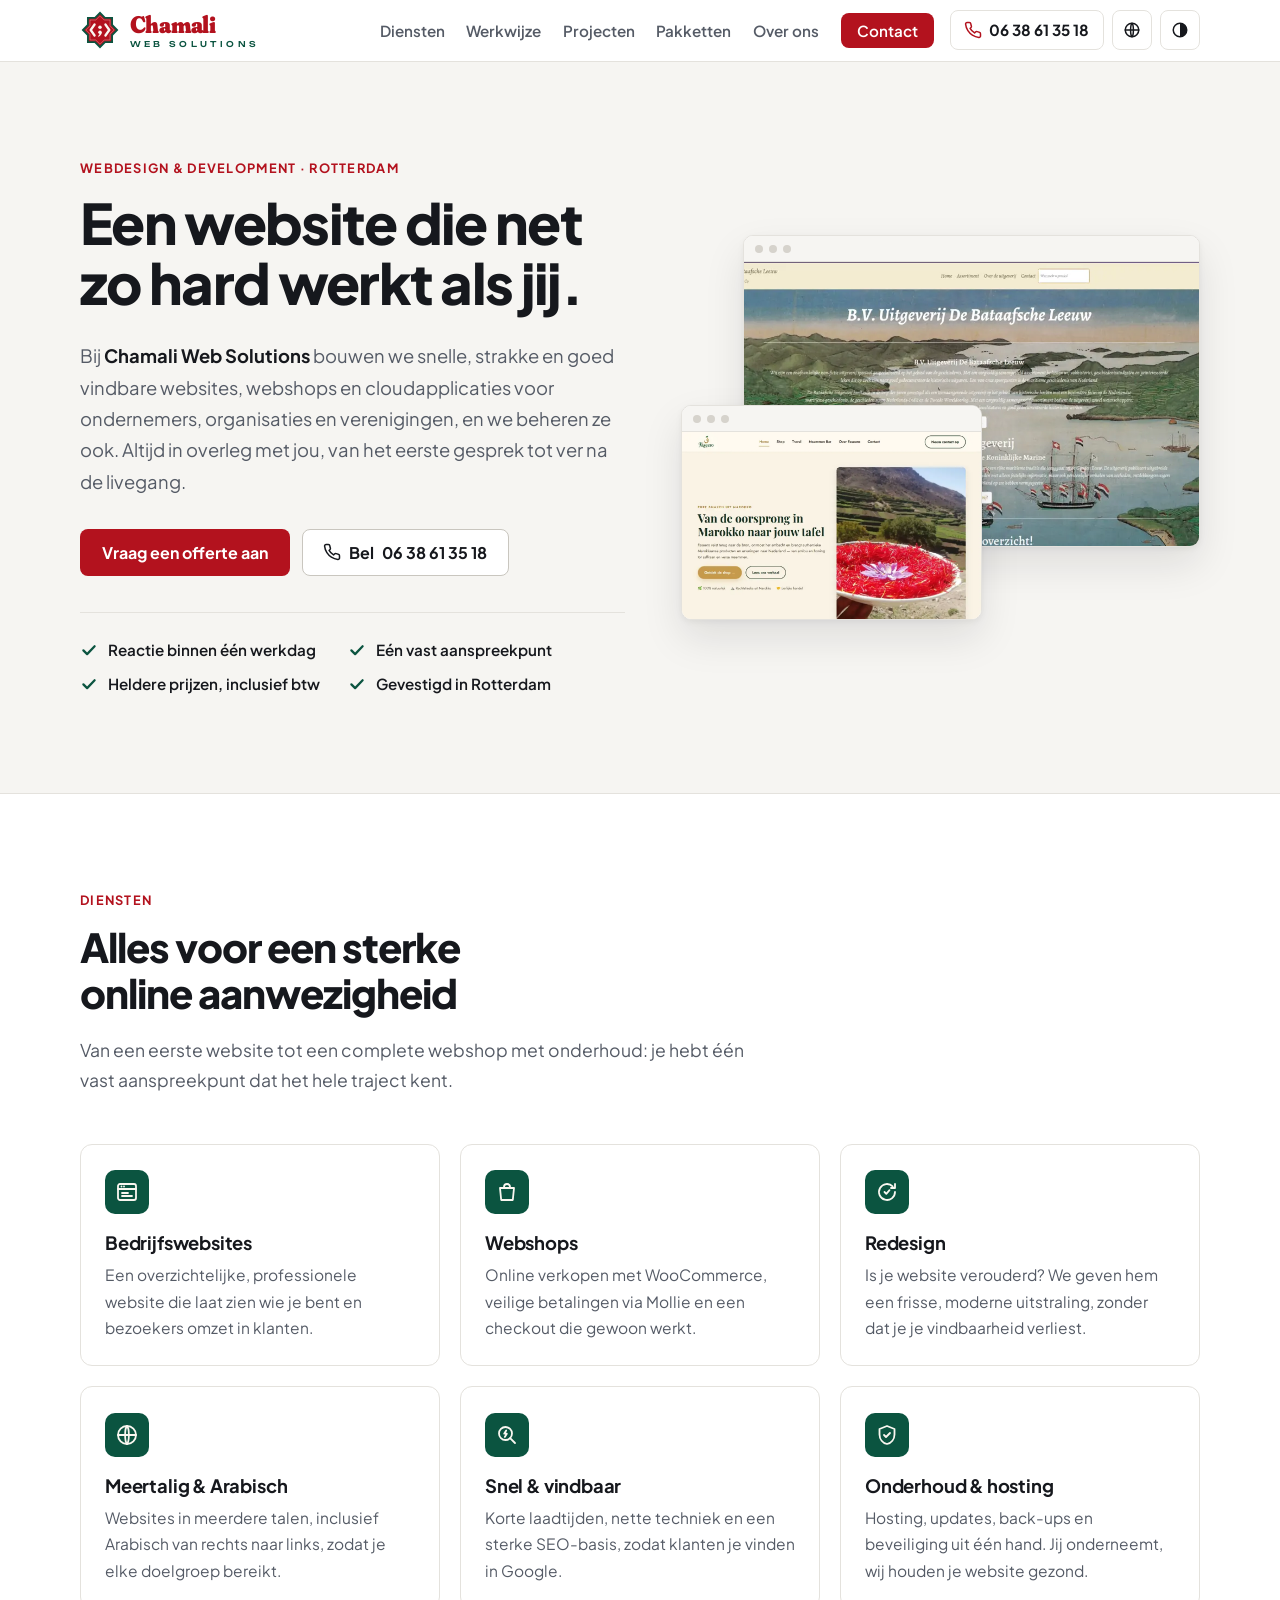
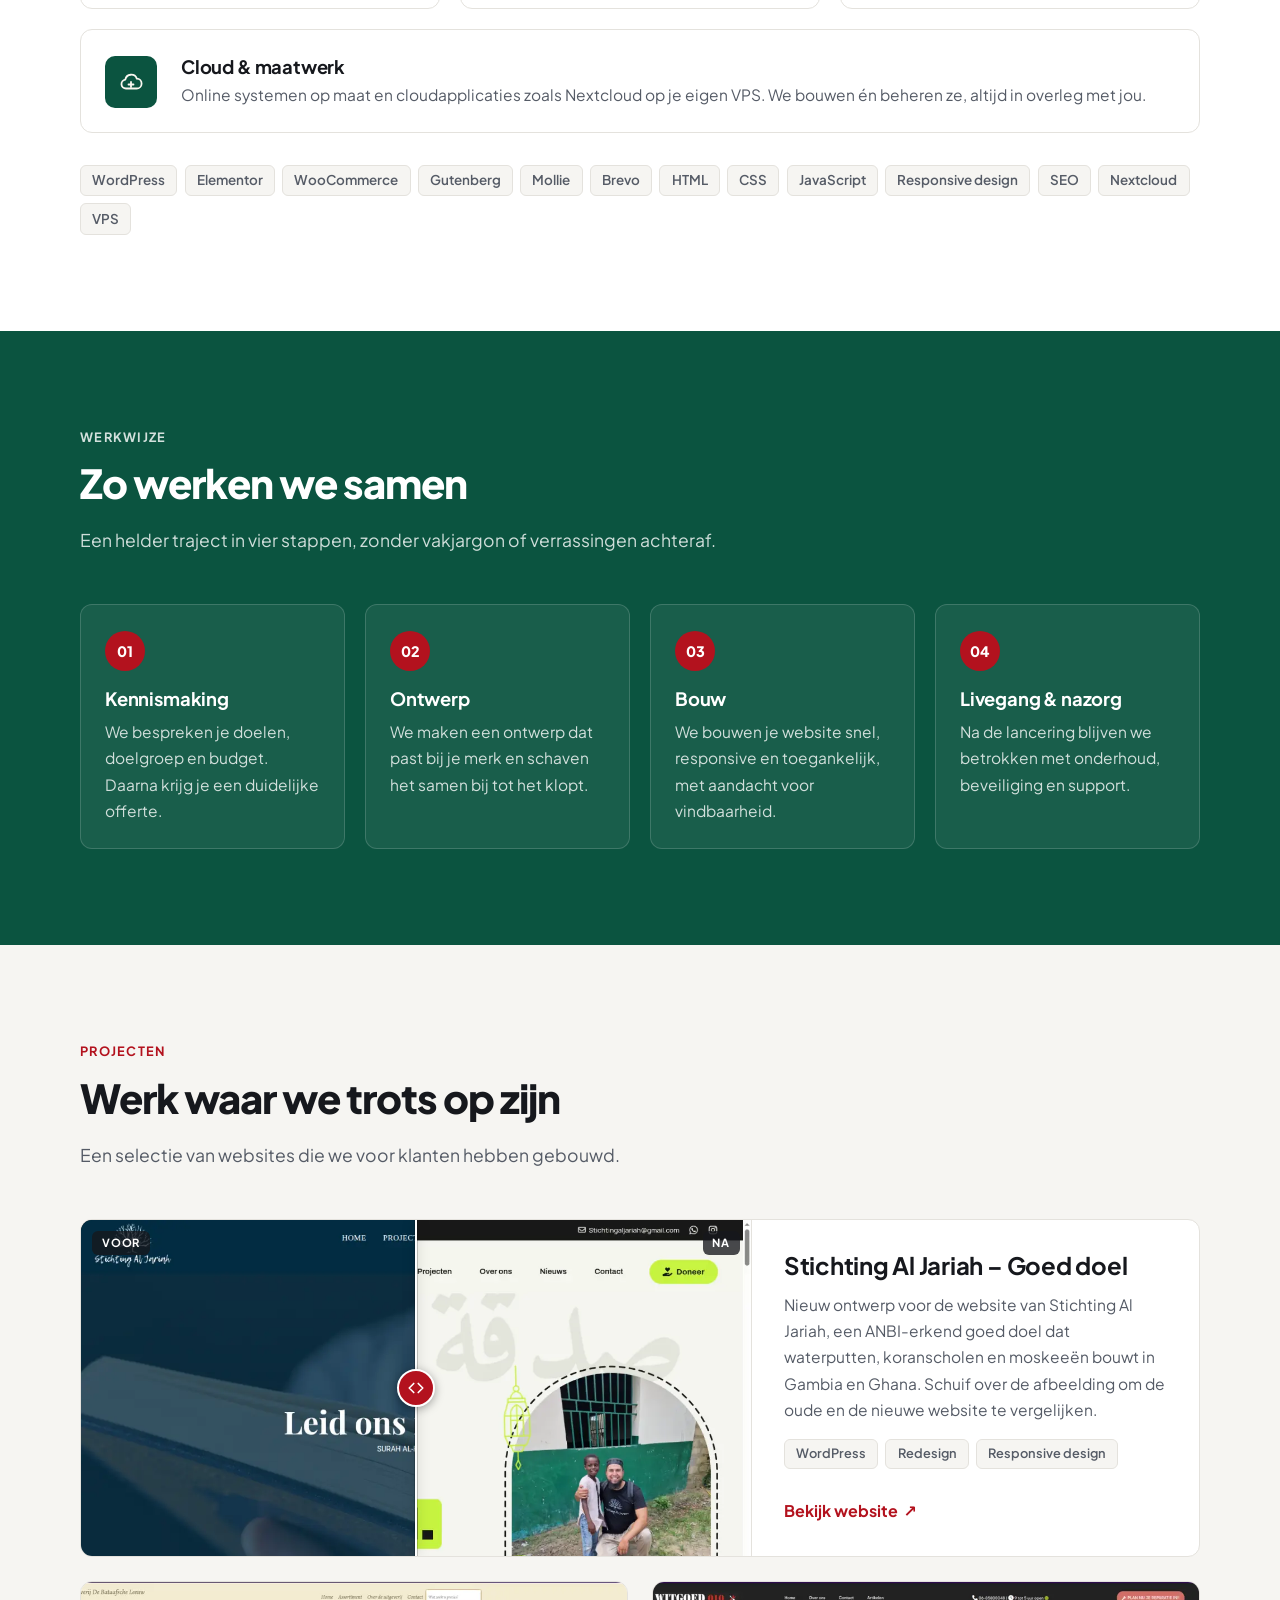
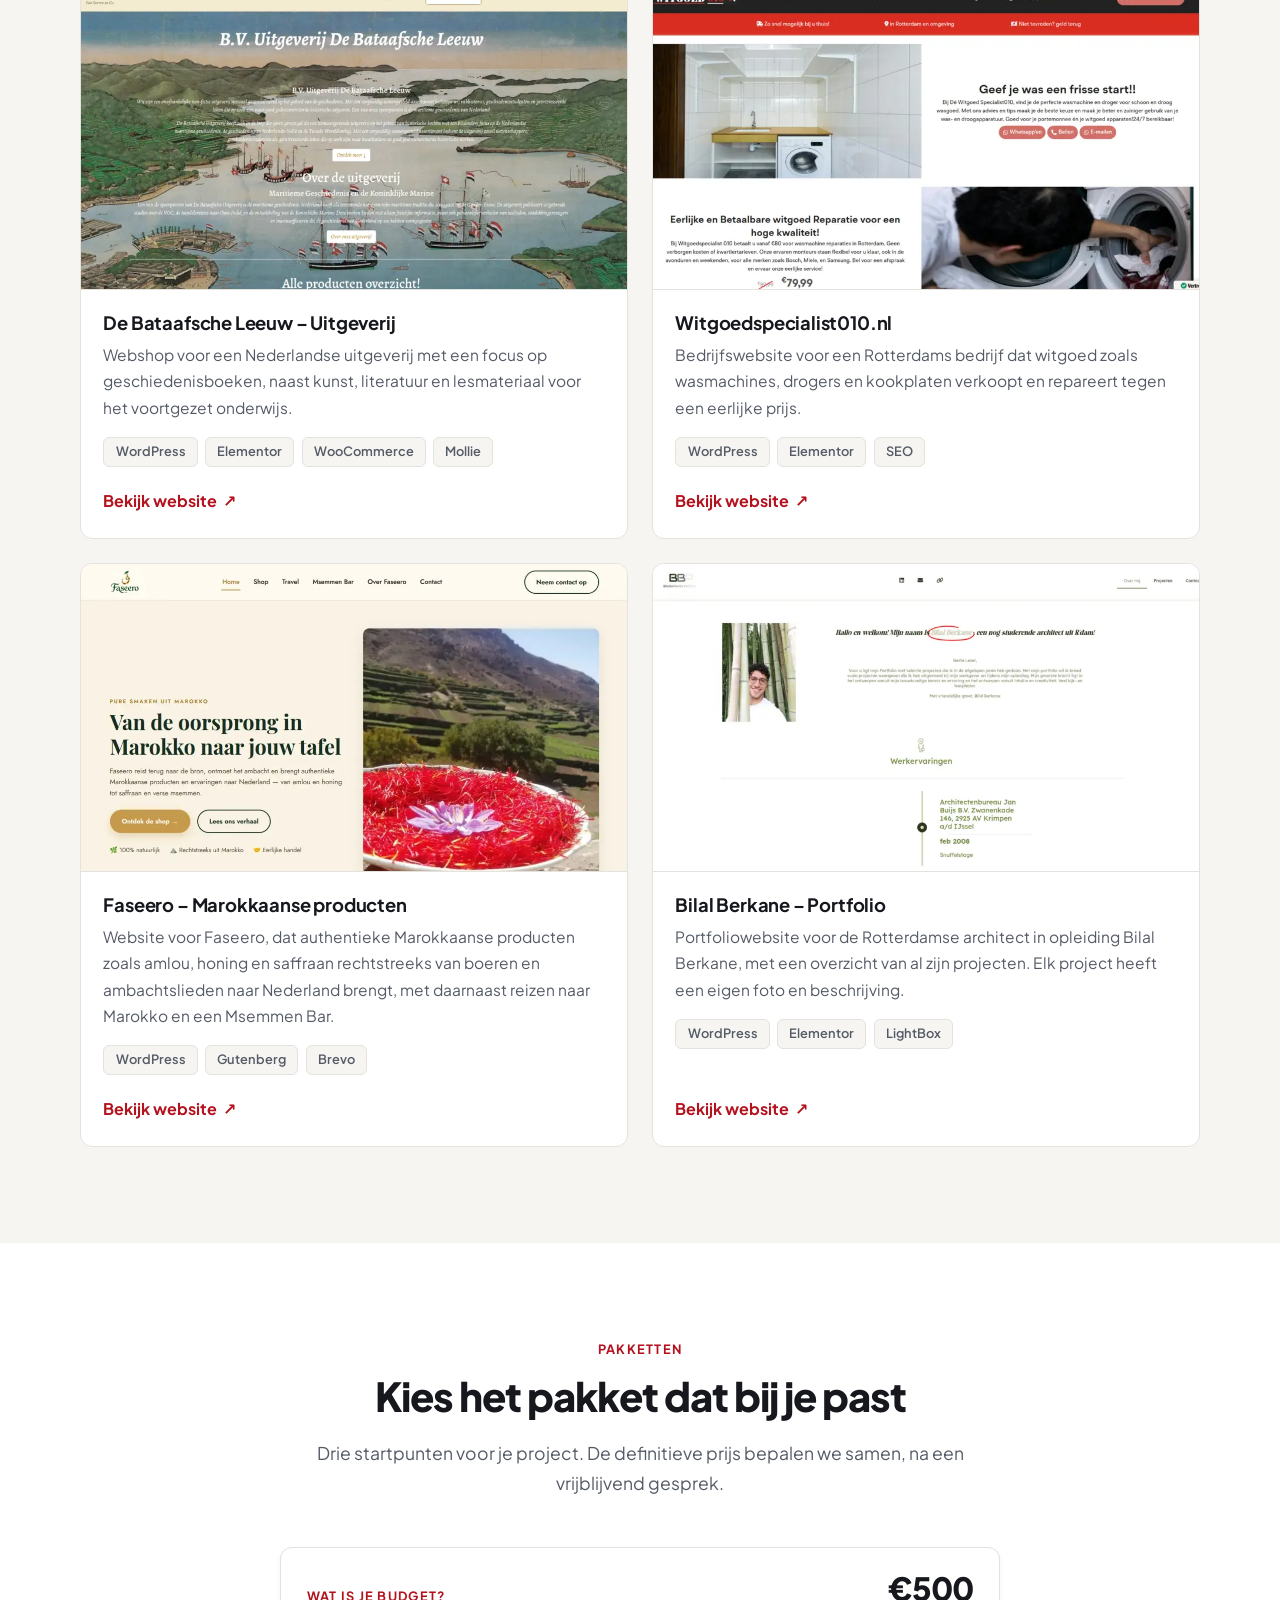
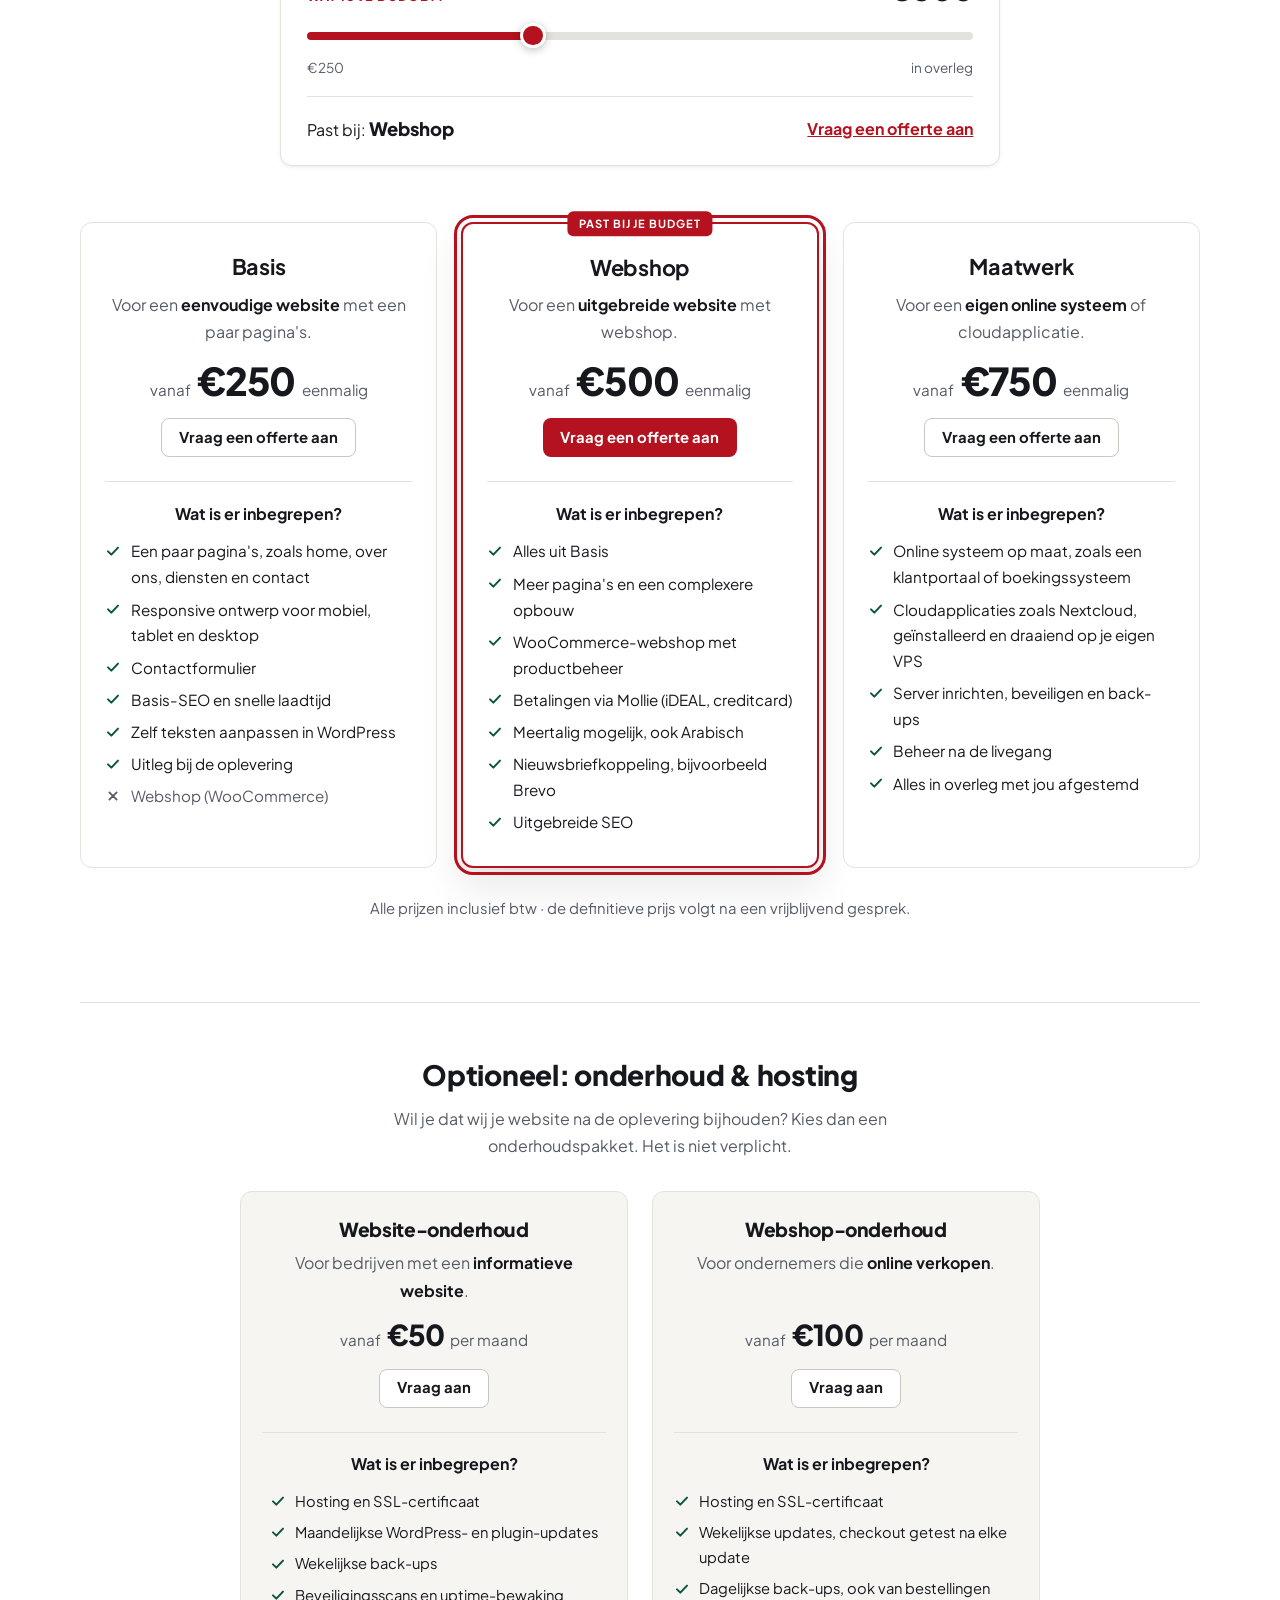
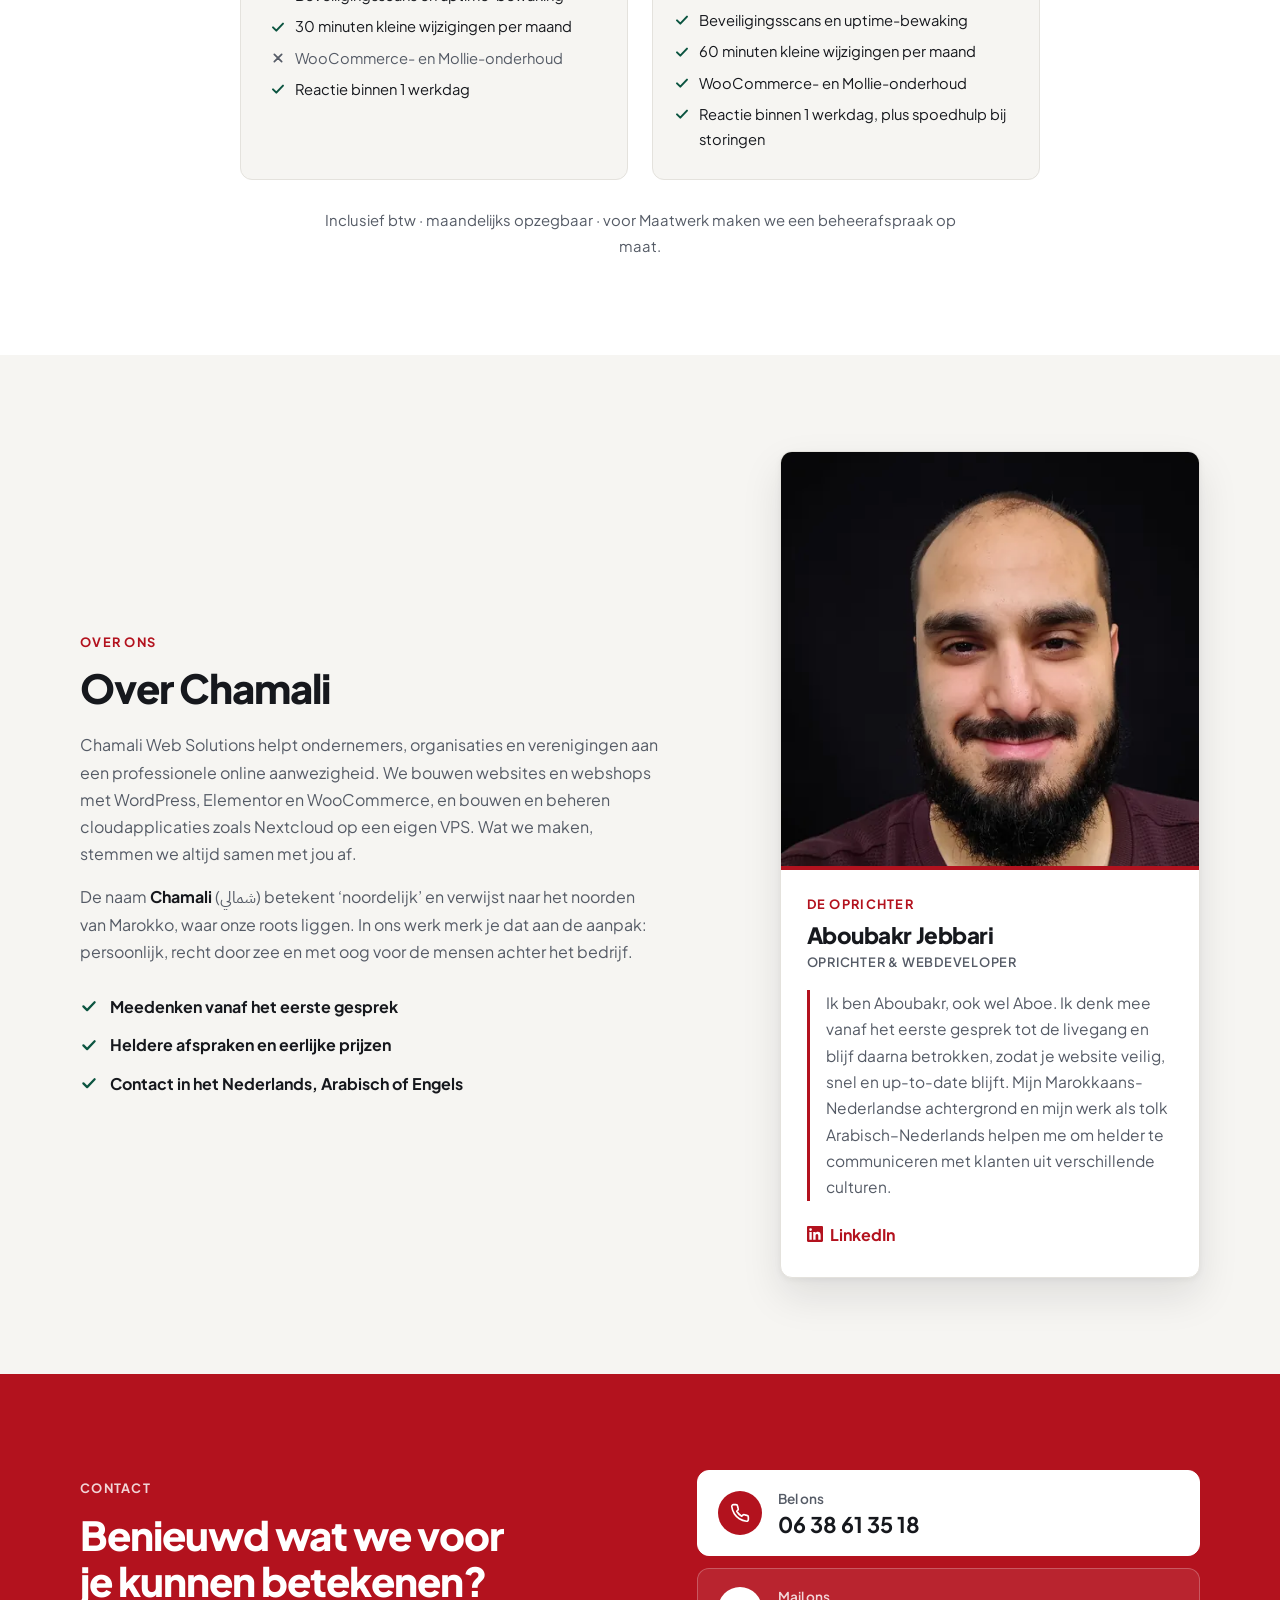
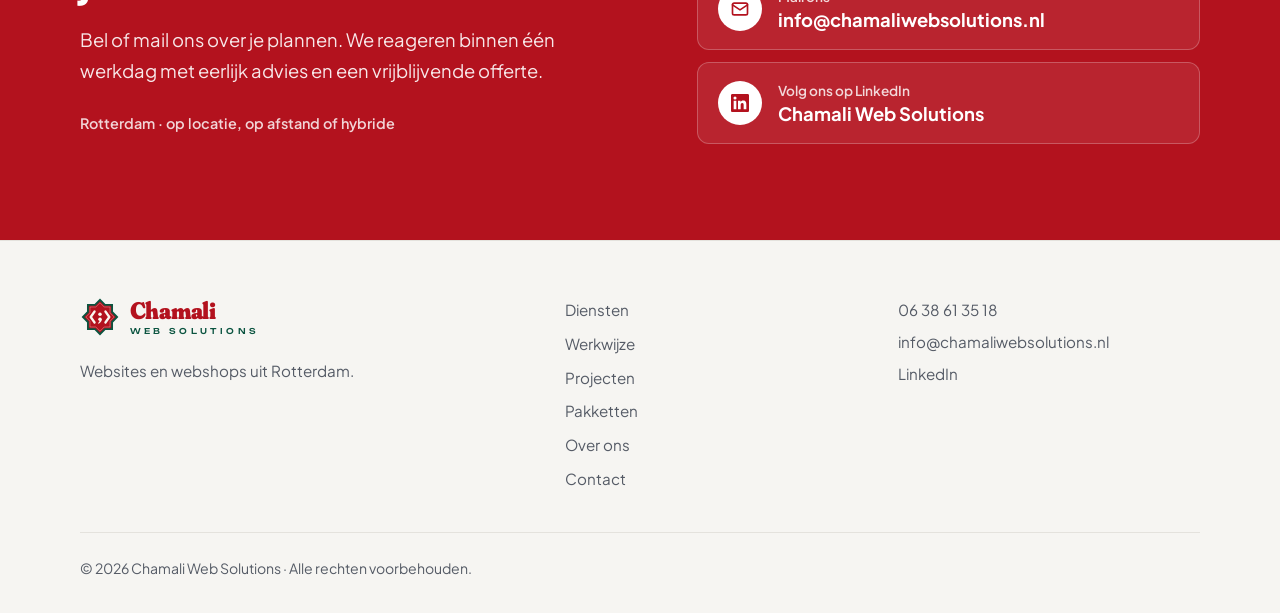
<file: index.html>
<!DOCTYPE html>
<html lang="nl" dir="ltr">

<head>
    <meta charset="UTF-8">
    <meta name="viewport" content="width=device-width, initial-scale=1.0">
    <!-- This page is the Dutch source. tools/build-i18n.mjs makes /en/ and /ar/ from it and fills in
         title, description, canonical, og:url and og:locale per language. Keep each of these tags on one line. -->
    <title>Websites &amp; webshops in Rotterdam | Chamali Web Solutions</title>
    <meta name="description" content="Chamali Web Solutions bouwt en beheert snelle, strakke en vindbare websites, webshops en cloudapplicaties voor ondernemers, organisaties en verenigingen. Altijd in overleg, vanaf €250.">
    <meta name="robots" content="index, follow, max-image-preview:large">
    <meta name="theme-color" content="#FFFFFF">
    <link rel="canonical" href="https://chamaliwebsolutions.nl/">
    <link rel="alternate" hreflang="nl" href="https://chamaliwebsolutions.nl/">
    <link rel="alternate" hreflang="en" href="https://chamaliwebsolutions.nl/en/">
    <link rel="alternate" hreflang="ar" href="https://chamaliwebsolutions.nl/ar/">
    <link rel="alternate" hreflang="x-default" href="https://chamaliwebsolutions.nl/">
    <meta property="og:type" content="website">
    <meta property="og:site_name" content="Chamali Web Solutions">
    <meta property="og:locale" content="nl_NL">
    <meta property="og:url" content="https://chamaliwebsolutions.nl/">
    <meta property="og:title" content="Websites &amp; webshops in Rotterdam | Chamali Web Solutions">
    <meta property="og:description" content="Chamali Web Solutions bouwt en beheert snelle, strakke en vindbare websites, webshops en cloudapplicaties voor ondernemers, organisaties en verenigingen. Altijd in overleg, vanaf €250.">
    <meta property="og:image" content="https://chamaliwebsolutions.nl/img/og-image.jpg">
    <meta property="og:image:width" content="1200">
    <meta property="og:image:height" content="630">
    <meta property="og:image:alt" content="Chamali Web Solutions – websites en webshops uit Rotterdam">
    <meta name="twitter:card" content="summary_large_image">
    <meta name="twitter:title" content="Websites &amp; webshops in Rotterdam | Chamali Web Solutions">
    <meta name="twitter:description" content="Chamali Web Solutions bouwt en beheert snelle, strakke en vindbare websites, webshops en cloudapplicaties voor ondernemers, organisaties en verenigingen. Altijd in overleg, vanaf €250.">
    <meta name="twitter:image" content="https://chamaliwebsolutions.nl/img/og-image.jpg">
    <link rel="icon" href="./favicon.ico" sizes="any">
    <link rel="icon" href="./icon.svg" type="image/svg+xml">
    <link rel="apple-touch-icon" href="./apple-touch-icon.png">
    <!-- Structured data for the business only; no personal details on purpose.
         The offer prices and the phone number must match the page (see CLAUDE.md). -->
    <script type="application/ld+json">
    {
        "@context": "https://schema.org",
        "@graph": [
            {
                "@type": "ProfessionalService",
                "@id": "https://chamaliwebsolutions.nl/#business",
                "name": "Chamali Web Solutions",
                "url": "https://chamaliwebsolutions.nl/",
                "logo": "https://chamaliwebsolutions.nl/img/logo-512.png",
                "image": "https://chamaliwebsolutions.nl/img/og-image.jpg",
                "description": "Webbureau in Rotterdam. Bouwt en beheert snelle, strakke en vindbare websites, webshops en cloudapplicaties, altijd in overleg met de klant.",
                "email": "info@chamaliwebsolutions.nl",
                "telephone": "+31638613518",
                "address": { "@type": "PostalAddress", "addressLocality": "Rotterdam", "addressCountry": "NL" },
                "areaServed": [
                    { "@type": "City", "name": "Rotterdam" },
                    { "@type": "Country", "name": "Nederland" }
                ],
                "priceRange": "€250+",
                "knowsLanguage": ["nl", "ar", "en"],
                "knowsAbout": ["WordPress", "Elementor", "WooCommerce", "Webdesign", "Webshops", "Responsive design", "SEO", "Meertalige websites", "Cloudapplicaties", "Nextcloud", "VPS-beheer"],
                "sameAs": ["https://www.linkedin.com/company/chamali-web-solutions/"],
                "hasOfferCatalog": {
                    "@type": "OfferCatalog",
                    "name": "Pakketten",
                    "itemListElement": [
                        {
                            "@type": "Offer",
                            "name": "Basis",
                            "description": "Eenvoudige website met een paar pagina's.",
                            "priceSpecification": { "@type": "PriceSpecification", "minPrice": 250, "priceCurrency": "EUR", "valueAddedTaxIncluded": true }
                        },
                        {
                            "@type": "Offer",
                            "name": "Webshop",
                            "description": "Uitgebreide website met WooCommerce-webshop.",
                            "priceSpecification": { "@type": "PriceSpecification", "minPrice": 500, "priceCurrency": "EUR", "valueAddedTaxIncluded": true }
                        },
                        {
                            "@type": "Offer",
                            "name": "Maatwerk",
                            "description": "Eigen online systeem of cloudapplicatie, zoals Nextcloud op een VPS.",
                            "priceSpecification": { "@type": "PriceSpecification", "minPrice": 750, "priceCurrency": "EUR", "valueAddedTaxIncluded": true }
                        }
                    ]
                }
            },
            {
                "@type": "WebSite",
                "@id": "https://chamaliwebsolutions.nl/#website",
                "url": "https://chamaliwebsolutions.nl/",
                "name": "Chamali Web Solutions",
                "inLanguage": ["nl", "en", "ar"],
                "publisher": { "@id": "https://chamaliwebsolutions.nl/#business" }
            }
        ]
    }
    </script>
    <link rel="preload" as="font" type="font/woff2" href="./fonts/plus-jakarta-sans-latin.woff2" crossorigin>
    <link rel="preload" as="font" type="font/woff2" href="./fonts/fraunces-black.woff2" crossorigin>
    <link rel="stylesheet" href="./css/style.css">
    <!-- Set the theme before the page paints, so there is no flash of the wrong one.
         The site always opens light; dark only when the visitor chose it with the toggle. -->
    <script>
        (function () {
            var theme = 'light';
            try { if (localStorage.getItem('theme') === 'dark') theme = 'dark'; } catch (e) { }
            document.documentElement.setAttribute('data-theme', theme);
        })();
    </script>
</head>

<body>
    <!-- The Chamali star, drawn once and reused. Its colours come from the --star-* custom properties. -->
    <svg width="0" height="0" class="visually-hidden" aria-hidden="true" focusable="false">
        <symbol id="chamali-star" viewBox="0 0 512 512">
            <polygon style="fill: var(--star-outer)"
                points="256,20.48 324.98,89.46 422.54,89.46 422.54,187.02 491.52,256 422.54,324.98 422.54,422.54 324.98,422.54 256,491.52 187.02,422.54 89.46,422.54 89.46,324.98 20.48,256 89.46,187.02 89.46,89.46 187.02,89.46" />
            <polygon style="fill: var(--star-inner)"
                points="256,54.04 315.15,113.19 398.81,113.19 398.81,196.85 457.96,256 398.81,315.15 398.81,398.81 315.15,398.81 256,457.96 196.85,398.81 113.19,398.81 113.19,315.15 54.04,256 113.19,196.85 113.19,113.19 196.85,113.19" />
            <polygon style="fill: none; stroke: var(--star-line); opacity: var(--star-line-opacity)" stroke-width="7"
                points="256,75.24 308.94,128.18 383.82,128.18 383.82,203.06 436.76,256 383.82,308.94 383.82,383.82 308.94,383.82 256,436.76 203.06,383.82 128.18,383.82 128.18,308.94 75.24,256 128.18,203.06 128.18,128.18 203.06,128.18" />
            <g style="fill: none; stroke: var(--star-glyph)" stroke-width="29.44" stroke-linecap="round"
                stroke-linejoin="round">
                <polyline points="186.52,185.34 137.06,256 186.52,326.66" />
                <polyline points="325.48,185.34 374.94,256 325.48,326.66" />
            </g>
            <g style="fill: var(--star-glyph)">
                <circle cx="256" cy="220.67" r="22.37" />
                <circle cx="256" cy="284.26" r="22.37" />
                <path
                    d="M 278.37 284.26 C 278.37 317.24 251.29 336.08 234.8 343.14 L 230.09 331.37 C 244.22 321.95 251.29 307.81 251.29 296.04 Z" />
            </g>
        </symbol>
    </svg>

    <a class="skip-link" href="#main" data-i18n="skipLink">Naar de inhoud</a>

    <!-- Navigation -->
    <header class="site-header">
        <nav class="container nav" aria-label="Hoofdnavigatie" data-i18n-aria-label="navAriaLabel">
            <a class="brand" href="#top" aria-label="Chamali Web Solutions, terug naar boven"
                data-i18n-aria-label="brandAria">
                <svg class="brand-star" viewBox="0 0 512 512" aria-hidden="true" focusable="false">
                    <use href="#chamali-star" />
                </svg>
                <span class="wordmark" aria-hidden="true">
                    <span class="wordmark-name">Chamali</span>
                    <span class="wordmark-sub">Web Solutions</span>
                </span>
            </a>
            <div class="nav-actions">
                <!-- Offcanvas menu on tablet and smaller, inline links on desktop -->
                <ul class="nav-links" id="nav-menu">
                    <li><a href="#diensten" data-i18n="navServices">Diensten</a></li>
                    <li><a href="#werkwijze" data-i18n="navProcess">Werkwijze</a></li>
                    <li><a href="#projecten" data-i18n="navProjects">Projecten</a></li>
                    <li><a href="#pakketten" data-i18n="navPackages">Pakketten</a></li>
                    <li><a href="#over" data-i18n="navAbout">Over ons</a></li>
                    <li><a class="nav-cta" href="#contact" data-i18n="navContact">Contact</a></li>
                </ul>
                <!-- The phone number is also in the hero, the contact block, the footer and the JSON-LD -->
                <a class="icon-btn nav-phone" href="tel:+31638613518">
                    <svg viewBox="0 0 24 24" width="18" height="18" aria-hidden="true" fill="none"
                        stroke="currentColor" stroke-width="2" stroke-linecap="round" stroke-linejoin="round">
                        <path
                            d="M22 16.92v3a2 2 0 0 1-2.18 2 19.79 19.79 0 0 1-8.63-3.07 19.5 19.5 0 0 1-6-6 19.79 19.79 0 0 1-3.07-8.67A2 2 0 0 1 4.11 2h3a2 2 0 0 1 2 1.72c.13.96.36 1.9.7 2.81a2 2 0 0 1-.45 2.11L8.09 9.91a16 16 0 0 0 6 6l1.27-1.27a2 2 0 0 1 2.11-.45c.91.34 1.85.57 2.81.7A2 2 0 0 1 22 16.92Z" />
                    </svg>
                    <span class="nav-phone-label"><span class="visually-hidden" data-i18n="phoneLabel">Bel ons</span>
                        <span dir="ltr">06 38 61 35 18</span></span>
                </a>
                <div class="lang-switch">
                    <button class="icon-btn lang-toggle" type="button" id="lang-toggle-btn" aria-expanded="false"
                        aria-controls="lang-menu" aria-label="Taal wijzigen" data-i18n-aria-label="langToggleAria">
                        <svg viewBox="0 0 24 24" width="18" height="18" aria-hidden="true" fill="none"
                            stroke="currentColor" stroke-width="2" stroke-linecap="round" stroke-linejoin="round">
                            <circle cx="12" cy="12" r="9" />
                            <path d="M3 12h18" />
                            <path d="M12 3c2.5 2.5 2.5 15.5 0 18M12 3c-2.5 2.5-2.5 15.5 0 18" />
                        </svg>
                    </button>
                    <!-- Real links to the pre-rendered pages; the build script moves aria-current per language -->
                    <ul class="lang-menu" id="lang-menu">
                        <li><a class="lang-option" href="./" hreflang="nl" lang="nl" aria-current="page">Nederlands</a></li>
                        <li><a class="lang-option" href="./ar/" hreflang="ar" lang="ar">العربية</a></li>
                        <li><a class="lang-option" href="./en/" hreflang="en" lang="en">English</a></li>
                    </ul>
                </div>
                <button class="icon-btn theme-toggle" type="button" aria-label="Wissel tussen licht en donker thema"
                    data-i18n-aria-label="themeToggleAria">
                    <svg viewBox="0 0 24 24" width="18" height="18" aria-hidden="true">
                        <circle cx="12" cy="12" r="9" fill="none" stroke="currentColor" stroke-width="2" />
                        <path d="M12 3a9 9 0 0 1 0 18Z" fill="currentColor" />
                    </svg>
                </button>
                <button class="icon-btn nav-toggle" type="button" aria-label="Menu" aria-controls="nav-menu"
                    aria-expanded="false" data-i18n-aria-label="menuAria">
                    <svg viewBox="0 0 24 24" width="20" height="20" aria-hidden="true" fill="none" stroke="currentColor"
                        stroke-width="2" stroke-linecap="round">
                        <path class="icon-open" d="M4 7h16M4 12h16M4 17h16" />
                        <path class="icon-close" d="M6 6l12 12M18 6 6 18" />
                    </svg>
                </button>
            </div>
        </nav>
        <div class="nav-backdrop"></div>
    </header>

    <main id="main">
        <!-- Hero: the offer, the two ways to get in touch, and real client work on the side -->
        <section id="top" class="hero">
            <div class="container hero-grid">
                <div class="hero-content">
                    <p class="eyebrow" data-i18n="heroEyebrow">Webdesign &amp; development · Rotterdam</p>
                    <h1 data-i18n="heroTitle">Een website die net zo hard werkt als jij.</h1>
                    <p class="lead" data-i18n="heroLead">Bij <strong>Chamali Web Solutions</strong> bouwen we snelle,
                        strakke en goed vindbare websites, webshops en cloudapplicaties voor ondernemers, organisaties
                        en verenigingen, en we beheren ze ook. Altijd in overleg met jou, van het eerste gesprek tot
                        ver na de livegang.</p>
                    <div class="actions">
                        <a class="btn btn-primary" href="#contact" data-i18n="heroBtnQuote">Vraag een offerte aan</a>
                        <a class="btn btn-outline" href="tel:+31638613518">
                            <svg viewBox="0 0 24 24" width="18" height="18" aria-hidden="true" fill="none"
                                stroke="currentColor" stroke-width="2" stroke-linecap="round" stroke-linejoin="round">
                                <path
                                    d="M22 16.92v3a2 2 0 0 1-2.18 2 19.79 19.79 0 0 1-8.63-3.07 19.5 19.5 0 0 1-6-6 19.79 19.79 0 0 1-3.07-8.67A2 2 0 0 1 4.11 2h3a2 2 0 0 1 2 1.72c.13.96.36 1.9.7 2.81a2 2 0 0 1-.45 2.11L8.09 9.91a16 16 0 0 0 6 6l1.27-1.27a2 2 0 0 1 2.11-.45c.91.34 1.85.57 2.81.7A2 2 0 0 1 22 16.92Z" />
                            </svg>
                            <span data-i18n="heroBtnCall">Bel</span>
                            <span dir="ltr">06 38 61 35 18</span>
                        </a>
                    </div>
                    <ul class="hero-points" aria-label="Waarom Chamali" data-i18n-aria-label="heroPointsAria">
                        <li data-i18n="heroPoint1">Reactie binnen één werkdag</li>
                        <li data-i18n="heroPoint2">Eén vast aanspreekpunt</li>
                        <li data-i18n="heroPoint3">Heldere prijzen, inclusief btw</li>
                        <li data-i18n="heroPoint4">Gevestigd in Rotterdam</li>
                    </ul>
                </div>
                <!-- Decorative: the same screenshots appear with a description under Projecten -->
                <div class="hero-visual" aria-hidden="true">
                    <div class="browser browser-back">
                        <div class="browser-bar"><span></span><span></span><span></span></div>
                        <img src="./img/bataafsche-leeuw.webp" alt="" width="1100" height="524" fetchpriority="high">
                    </div>
                    <div class="browser browser-front">
                        <div class="browser-bar"><span></span><span></span><span></span></div>
                        <img src="./img/faseero.webp" alt="" width="1086" height="688">
                    </div>
                </div>
            </div>
        </section>

        <!-- Diensten -->
        <section id="diensten">
            <div class="container">
                <header class="section-head">
                    <p class="eyebrow" data-i18n="servicesEyebrow">Diensten</p>
                    <h2 data-i18n="servicesTitle">Alles voor een sterke online aanwezigheid</h2>
                    <p class="section-intro" data-i18n="servicesIntro">Van een eerste website tot een complete webshop
                        met onderhoud: je hebt één vast aanspreekpunt dat het hele traject kent.</p>
                </header>
                <ul class="services">
                    <li class="service">
                        <span class="service-icon" aria-hidden="true"><svg viewBox="0 0 24 24" width="24" height="24"
                                fill="none" stroke="currentColor" stroke-width="1.8" stroke-linecap="round"
                                stroke-linejoin="round">
                                <rect x="3" y="4" width="18" height="16" rx="2" />
                                <path d="M3 9h18M6.5 6.5h.01M9 6.5h.01M7 13h6M7 16h10" />
                            </svg></span>
                        <h3 data-i18n="service1Title">Bedrijfswebsites</h3>
                        <p data-i18n="service1Desc">Een overzichtelijke, professionele website die laat zien wie je bent
                            en bezoekers omzet in klanten.</p>
                    </li>
                    <li class="service">
                        <span class="service-icon" aria-hidden="true"><svg viewBox="0 0 24 24" width="24" height="24"
                                fill="none" stroke="currentColor" stroke-width="1.8" stroke-linecap="round"
                                stroke-linejoin="round">
                                <path d="M5 8h14l-1.2 12H6.2L5 8Z" />
                                <path d="M9 8V7a3 3 0 0 1 6 0v1" />
                            </svg></span>
                        <h3 data-i18n="service2Title">Webshops</h3>
                        <p data-i18n="service2Desc">Online verkopen met WooCommerce, veilige betalingen via Mollie en
                            een checkout die gewoon werkt.</p>
                    </li>
                    <li class="service">
                        <span class="service-icon" aria-hidden="true"><svg viewBox="0 0 24 24" width="24" height="24"
                                fill="none" stroke="currentColor" stroke-width="1.8" stroke-linecap="round"
                                stroke-linejoin="round">
                                <path d="M20 12a8 8 0 1 1-2.34-5.66" />
                                <path d="M20 4v4h-4" />
                                <path d="m9.5 12 1.8 1.8 3.2-3.6" />
                            </svg></span>
                        <h3 data-i18n="service3Title">Redesign</h3>
                        <p data-i18n="service3Desc">Is je website verouderd? We geven hem een frisse, moderne
                            uitstraling, zonder dat je je vindbaarheid verliest.</p>
                    </li>
                    <li class="service">
                        <span class="service-icon" aria-hidden="true"><svg viewBox="0 0 24 24" width="24" height="24"
                                fill="none" stroke="currentColor" stroke-width="1.8" stroke-linecap="round"
                                stroke-linejoin="round">
                                <circle cx="12" cy="12" r="9" />
                                <path d="M3 12h18" />
                                <path d="M12 3c2.5 2.5 2.5 15.5 0 18M12 3c-2.5 2.5-2.5 15.5 0 18" />
                            </svg></span>
                        <h3 data-i18n="service4Title">Meertalig &amp; Arabisch</h3>
                        <p data-i18n="service4Desc">Websites in meerdere talen, inclusief Arabisch van rechts naar
                            links, zodat je elke doelgroep bereikt.</p>
                    </li>
                    <li class="service">
                        <span class="service-icon" aria-hidden="true"><svg viewBox="0 0 24 24" width="24" height="24"
                                fill="none" stroke="currentColor" stroke-width="1.8" stroke-linecap="round"
                                stroke-linejoin="round">
                                <circle cx="10.5" cy="10.5" r="6.5" />
                                <path d="m20 20-4.9-4.9" />
                                <path d="m11.2 7.5-2 3.2h2.6l-2 3.2" />
                            </svg></span>
                        <h3 data-i18n="service5Title">Snel &amp; vindbaar</h3>
                        <p data-i18n="service5Desc">Korte laadtijden, nette techniek en een sterke SEO-basis, zodat
                            klanten je vinden in Google.</p>
                    </li>
                    <li class="service">
                        <span class="service-icon" aria-hidden="true"><svg viewBox="0 0 24 24" width="24" height="24"
                                fill="none" stroke="currentColor" stroke-width="1.8" stroke-linecap="round"
                                stroke-linejoin="round">
                                <path d="M12 3 4.5 6v5.5c0 4.6 3.2 8.4 7.5 9.5 4.3-1.1 7.5-4.9 7.5-9.5V6L12 3Z" />
                                <path d="m9 12 2 2 4-4" />
                            </svg></span>
                        <h3 data-i18n="service6Title">Onderhoud &amp; hosting</h3>
                        <p data-i18n="service6Desc">Hosting, updates, back-ups en beveiliging uit één hand. Jij
                            onderneemt, wij houden je website gezond.</p>
                    </li>
                    <li class="service service-wide">
                        <span class="service-icon" aria-hidden="true"><svg viewBox="0 0 24 24" width="24" height="24"
                                fill="none" stroke="currentColor" stroke-width="1.8" stroke-linecap="round"
                                stroke-linejoin="round">
                                <path d="M7 18.5a4.5 4.5 0 0 1-.7-8.95A6 6 0 0 1 17.8 8.6 4.95 4.95 0 0 1 17.5 18.5H7Z" />
                                <path d="M9.5 14.5h5M12 12v5" />
                            </svg></span>
                        <div>
                            <h3 data-i18n="service7Title">Cloud &amp; maatwerk</h3>
                            <p data-i18n="service7Desc">Online systemen op maat en cloudapplicaties zoals Nextcloud op je
                                eigen VPS. We bouwen én beheren ze, altijd in overleg met jou.</p>
                        </div>
                    </li>
                </ul>
                <ul class="chips" aria-label="Technieken en tools" data-i18n-aria-label="techAria">
                    <li>WordPress</li>
                    <li>Elementor</li>
                    <li>WooCommerce</li>
                    <li>Gutenberg</li>
                    <li>Mollie</li>
                    <li>Brevo</li>
                    <li>HTML</li>
                    <li>CSS</li>
                    <li>JavaScript</li>
                    <li>Responsive design</li>
                    <li>SEO</li>
                    <li>Nextcloud</li>
                    <li>VPS</li>
                </ul>
            </div>
        </section>

        <!-- Werkwijze -->
        <section id="werkwijze" class="band-green">
            <div class="container">
                <header class="section-head">
                    <p class="eyebrow" data-i18n="processEyebrow">Werkwijze</p>
                    <h2 data-i18n="processTitle">Zo werken we samen</h2>
                    <p class="section-intro" data-i18n="processIntro">Een helder traject in vier stappen, zonder
                        vakjargon of verrassingen achteraf.</p>
                </header>
                <ol class="steps">
                    <li class="step">
                        <span class="step-number" aria-hidden="true">01</span>
                        <h3 data-i18n="step1Title">Kennismaking</h3>
                        <p data-i18n="step1Desc">We bespreken je doelen, doelgroep en budget. Daarna krijg je een
                            duidelijke offerte.</p>
                    </li>
                    <li class="step">
                        <span class="step-number" aria-hidden="true">02</span>
                        <h3 data-i18n="step2Title">Ontwerp</h3>
                        <p data-i18n="step2Desc">We maken een ontwerp dat past bij je merk en schaven het samen bij tot
                            het klopt.</p>
                    </li>
                    <li class="step">
                        <span class="step-number" aria-hidden="true">03</span>
                        <h3 data-i18n="step3Title">Bouw</h3>
                        <p data-i18n="step3Desc">We bouwen je website snel, responsive en toegankelijk, met aandacht
                            voor vindbaarheid.</p>
                    </li>
                    <li class="step">
                        <span class="step-number" aria-hidden="true">04</span>
                        <h3 data-i18n="step4Title">Livegang &amp; nazorg</h3>
                        <p data-i18n="step4Desc">Na de lancering blijven we betrokken met onderhoud, beveiliging en
                            support.</p>
                    </li>
                </ol>
            </div>
        </section>

        <!-- Projecten -->
        <section id="projecten" class="band-alt">
            <div class="container">
                <header class="section-head">
                    <p class="eyebrow" data-i18n="projectsEyebrow">Projecten</p>
                    <h2 data-i18n="projectsTitle">Werk waar we trots op zijn</h2>
                    <p class="section-intro" data-i18n="projectsIntro">Een selectie van websites die we voor klanten
                        hebben gebouwd.</p>
                </header>
                <div class="projects">
                    <!-- Featured: before/after slider of the old and the new website.
                         dir="ltr" keeps "voor" on the left in the Arabic version too. -->
                    <article class="project-card project-featured">
                        <div class="project-media">
                            <div class="compare" dir="ltr">
                                <img class="compare-after" src="./img/stichting-aljariah-na.webp"
                                    alt="De nieuwe website van Stichting Al Jariah" width="1200" height="750"
                                    loading="lazy" decoding="async" data-i18n-alt="projAljariahAfterAlt">
                                <img class="compare-before" src="./img/stichting-aljariah-voor.webp"
                                    alt="De oude website van Stichting Al Jariah" width="1200" height="750"
                                    loading="lazy" decoding="async" data-i18n-alt="projAljariahBeforeAlt">
                                <span class="compare-label compare-label-before" data-i18n="compareBefore">Voor</span>
                                <span class="compare-label compare-label-after" data-i18n="compareAfter">Na</span>
                                <input class="compare-range" type="range" min="0" max="100" step="0.1" value="50"
                                    aria-label="Schuif tussen de oude en de nieuwe website"
                                    data-i18n-aria-label="compareAria">
                                <span class="compare-line" aria-hidden="true"><span class="compare-grip"><svg width="18"
                                            height="18" viewBox="0 0 24 24" fill="none">
                                            <path d="m9 6-6 6 6 6M15 6l6 6-6 6" stroke="currentColor" stroke-width="2.2"
                                                stroke-linecap="round" stroke-linejoin="round" />
                                        </svg></span></span>
                            </div>
                        </div>
                        <div class="project-body">
                            <h3 data-i18n="projAljariahTitle">Stichting Al Jariah – Goed doel</h3>
                            <p data-i18n="projAljariahDesc">Nieuw ontwerp voor de website van Stichting Al Jariah, een
                                ANBI-erkend goed doel dat waterputten, koranscholen en moskeeën bouwt in Gambia en
                                Ghana. Schuif over de afbeelding om de oude en de nieuwe website te vergelijken.</p>
                            <ul class="tags" aria-label="Gebruikte technieken" data-i18n-aria-label="tagsAria">
                                <li>WordPress</li>
                                <li>Redesign</li>
                                <li>Responsive design</li>
                            </ul>
                            <a class="project-link" href="https://stichtingaljariah.nl/" target="_blank"
                                rel="noopener"><span data-i18n="btnView">Bekijk website</span> <span
                                    aria-hidden="true">↗</span><span class="visually-hidden"
                                    data-i18n="projAljariahHidden"> van Stichting Al Jariah</span></a>
                        </div>
                    </article>

                    <article class="project-card">
                        <div class="project-media"><img src="./img/bataafsche-leeuw.webp"
                                alt="Screenshot van de website van uitgeverij De Bataafsche Leeuw" width="1100"
                                height="524" loading="lazy" decoding="async" data-i18n-alt="projLeeuwAlt"></div>
                        <div class="project-body">
                            <h3 data-i18n="projLeeuwTitle">De Bataafsche Leeuw – Uitgeverij</h3>
                            <p data-i18n="projLeeuwDesc">Webshop voor een Nederlandse uitgeverij met een focus op
                                geschiedenisboeken, naast kunst, literatuur en lesmateriaal voor het voortgezet
                                onderwijs.</p>
                            <ul class="tags" aria-label="Gebruikte technieken" data-i18n-aria-label="tagsAria">
                                <li>WordPress</li>
                                <li>Elementor</li>
                                <li>WooCommerce</li>
                                <li>Mollie</li>
                            </ul>
                            <a class="project-link" href="https://bataafscheleeuw.nl" target="_blank"
                                rel="noopener"><span data-i18n="btnView">Bekijk website</span> <span
                                    aria-hidden="true">↗</span><span class="visually-hidden"
                                    data-i18n="projLeeuwHidden"> van De Bataafsche Leeuw</span></a>
                        </div>
                    </article>

                    <article class="project-card">
                        <div class="project-media"><img src="./img/witgoedspecialist010.webp"
                                alt="Screenshot van de website van Witgoedspecialist010" width="1100" height="521"
                                loading="lazy" decoding="async" data-i18n-alt="projWitgoedAlt"></div>
                        <div class="project-body">
                            <h3 data-i18n="projWitgoedTitle">Witgoedspecialist010.nl</h3>
                            <p data-i18n="projWitgoedDesc">Bedrijfswebsite voor een Rotterdams bedrijf dat witgoed zoals
                                wasmachines, drogers en kookplaten verkoopt en repareert tegen een eerlijke prijs.</p>
                            <ul class="tags" aria-label="Gebruikte technieken" data-i18n-aria-label="tagsAria">
                                <li>WordPress</li>
                                <li>Elementor</li>
                                <li>SEO</li>
                            </ul>
                            <a class="project-link" href="https://witgoedspecialist010.nl/" target="_blank"
                                rel="noopener"><span data-i18n="btnView">Bekijk website</span> <span
                                    aria-hidden="true">↗</span><span class="visually-hidden"
                                    data-i18n="projWitgoedHidden"> van Witgoedspecialist010</span></a>
                        </div>
                    </article>

                    <article class="project-card">
                        <div class="project-media"><img src="./img/faseero.webp"
                                alt="Screenshot van de website van Faseero" width="1086" height="688" loading="lazy"
                                decoding="async" data-i18n-alt="projFaseeroAlt"></div>
                        <div class="project-body">
                            <h3 data-i18n="projFaseeroTitle">Faseero – Marokkaanse producten</h3>
                            <p data-i18n="projFaseeroDesc">Website voor Faseero, dat authentieke Marokkaanse producten
                                zoals amlou, honing en saffraan rechtstreeks van boeren en ambachtslieden naar Nederland
                                brengt, met daarnaast reizen naar Marokko en een Msemmen Bar.</p>
                            <ul class="tags" aria-label="Gebruikte technieken" data-i18n-aria-label="tagsAria">
                                <li>WordPress</li>
                                <li>Gutenberg</li>
                                <li>Brevo</li>
                            </ul>
                            <a class="project-link" href="https://www.faseero.nl" target="_blank"
                                rel="noopener"><span data-i18n="btnView">Bekijk website</span> <span
                                    aria-hidden="true">↗</span><span class="visually-hidden"
                                    data-i18n="projFaseeroHidden"> van Faseero</span></a>
                        </div>
                    </article>

                    <article class="project-card">
                        <div class="project-media"><img src="./img/bilal-berkane.webp"
                                alt="Screenshot van de portfoliowebsite van Bilal Berkane" width="1100" height="519"
                                loading="lazy" decoding="async" data-i18n-alt="projBilalAlt"></div>
                        <div class="project-body">
                            <h3 data-i18n="projBilalTitle">Bilal Berkane – Portfolio</h3>
                            <p data-i18n="projBilalDesc">Portfoliowebsite voor de Rotterdamse architect in opleiding
                                Bilal Berkane, met een overzicht van al zijn projecten. Elk project heeft een eigen foto
                                en beschrijving.</p>
                            <ul class="tags" aria-label="Gebruikte technieken" data-i18n-aria-label="tagsAria">
                                <li>WordPress</li>
                                <li>Elementor</li>
                                <li>LightBox</li>
                            </ul>
                            <a class="project-link" href="https://bilalberkane.nl/" target="_blank"
                                rel="noopener"><span data-i18n="btnView">Bekijk website</span> <span
                                    aria-hidden="true">↗</span><span class="visually-hidden"
                                    data-i18n="projBilalHidden"> van Bilal Berkane</span></a>
                        </div>
                    </article>
                </div>
            </div>
        </section>

        <!-- Pakketten: three build packages, a budget slider that points at the matching one,
             and the maintenance packages as an optional extra underneath -->
        <section id="pakketten">
            <div class="container">
                <header class="section-head section-head-center">
                    <p class="eyebrow" data-i18n="packagesEyebrow">Pakketten</p>
                    <h2 data-i18n="packagesTitle">Kies het pakket dat bij je past</h2>
                    <p class="section-intro" data-i18n="packagesIntro">Drie startpunten voor je project. De definitieve
                        prijs bepalen we samen, na een vrijblijvend gesprek.</p>
                </header>

                <!-- Shown by app.js; without JavaScript the cards alone still tell the whole story -->
                <div class="budget" hidden>
                    <div class="budget-head">
                        <label class="budget-label" for="budget-range" data-i18n="budgetLabel">Wat is je
                            budget?</label>
                        <output class="budget-value" for="budget-range" dir="auto">€500</output>
                    </div>
                    <input class="budget-range" id="budget-range" type="range" min="250" max="1000" step="50"
                        value="500">
                    <div class="budget-scale" aria-hidden="true">
                        <span dir="ltr">€250</span>
                        <span data-i18n="budgetEnd">in overleg</span>
                    </div>
                    <p class="budget-result">
                        <span class="budget-match"></span>
                        <a class="budget-cta" href="mailto:info@chamaliwebsolutions.nl"
                            data-i18n="heroBtnQuote">Vraag een offerte aan</a>
                    </p>
                </div>

                <!-- The budget tiers in app.js (BUDGET_TIERS) must match the prices below -->
                <ul class="packages packages-build">
                    <li class="package" data-package="basis">
                        <span class="package-match" data-i18n="budgetBadge">Past bij je budget</span>
                        <h3 data-i18n="pkgBasisTitle">Basis</h3>
                        <p class="package-desc" data-i18n="pkgBasisDesc">Voor een <strong>eenvoudige website</strong>
                            met een paar pagina's.</p>
                        <p class="package-price" data-i18n="pkgBasisPrice">vanaf <strong>€250</strong> eenmalig</p>
                        <a class="btn btn-outline btn-sm" href="#contact" data-i18n="heroBtnQuote">Vraag een offerte
                            aan</a>
                        <div class="package-includes">
                            <p class="package-includes-title" data-i18n="includesTitle">Wat is er inbegrepen?</p>
                            <ul class="package-features">
                                <li><span data-i18n="pkgBasisF1">Een paar pagina's, zoals home, over ons, diensten en
                                        contact</span></li>
                                <li><span data-i18n="pkgBasisF2">Responsive ontwerp voor mobiel, tablet en
                                        desktop</span></li>
                                <li><span data-i18n="pkgBasisF3">Contactformulier</span></li>
                                <li><span data-i18n="pkgBasisF4">Basis-SEO en snelle laadtijd</span></li>
                                <li><span data-i18n="pkgBasisF5">Zelf teksten aanpassen in WordPress</span></li>
                                <li><span data-i18n="pkgBasisF6">Uitleg bij de oplevering</span></li>
                                <li class="excluded"><span class="visually-hidden" data-i18n="notIncluded">Niet
                                        inbegrepen:</span> <span data-i18n="pkgBasisX1">Webshop (WooCommerce)</span>
                                </li>
                            </ul>
                        </div>
                    </li>

                    <li class="package package-featured" data-package="webshop">
                        <span class="package-match" data-i18n="budgetBadge">Past bij je budget</span>
                        <h3 data-i18n="pkgShopTitle">Webshop</h3>
                        <p class="package-desc" data-i18n="pkgShopDesc">Voor een <strong>uitgebreide website</strong>
                            met webshop.</p>
                        <p class="package-price" data-i18n="pkgShopPrice">vanaf <strong>€500</strong> eenmalig</p>
                        <a class="btn btn-primary btn-sm" href="#contact" data-i18n="heroBtnQuote">Vraag een offerte
                            aan</a>
                        <div class="package-includes">
                            <p class="package-includes-title" data-i18n="includesTitle">Wat is er inbegrepen?</p>
                            <ul class="package-features">
                                <li><span data-i18n="pkgShopF1">Alles uit Basis</span></li>
                                <li><span data-i18n="pkgShopF2">Meer pagina's en een complexere opbouw</span></li>
                                <li><span data-i18n="pkgShopF3">WooCommerce-webshop met productbeheer</span></li>
                                <li><span data-i18n="pkgShopF4">Betalingen via Mollie (iDEAL, creditcard)</span></li>
                                <li><span data-i18n="pkgShopF5">Meertalig mogelijk, ook Arabisch</span></li>
                                <li><span data-i18n="pkgShopF6">Nieuwsbriefkoppeling, bijvoorbeeld Brevo</span></li>
                                <li><span data-i18n="pkgShopF7">Uitgebreide SEO</span></li>
                            </ul>
                        </div>
                    </li>

                    <li class="package" data-package="maatwerk">
                        <span class="package-match" data-i18n="budgetBadge">Past bij je budget</span>
                        <h3 data-i18n="pkgCustomTitle">Maatwerk</h3>
                        <p class="package-desc" data-i18n="pkgCustomDesc">Voor een <strong>eigen online
                                systeem</strong> of cloudapplicatie.</p>
                        <p class="package-price" data-i18n="pkgCustomPrice">vanaf <strong>€750</strong> eenmalig</p>
                        <a class="btn btn-outline btn-sm" href="#contact" data-i18n="heroBtnQuote">Vraag een offerte
                            aan</a>
                        <div class="package-includes">
                            <p class="package-includes-title" data-i18n="includesTitle">Wat is er inbegrepen?</p>
                            <ul class="package-features">
                                <li><span data-i18n="pkgCustomF1">Online systeem op maat, zoals een klantportaal of
                                        boekingssysteem</span></li>
                                <li><span data-i18n="pkgCustomF2">Cloudapplicaties zoals Nextcloud, geïnstalleerd en
                                        draaiend op je eigen VPS</span></li>
                                <li><span data-i18n="pkgCustomF3">Server inrichten, beveiligen en back-ups</span></li>
                                <li><span data-i18n="pkgCustomF4">Beheer na de livegang</span></li>
                                <li><span data-i18n="pkgCustomF5">Alles in overleg met jou afgestemd</span></li>
                            </ul>
                        </div>
                    </li>
                </ul>
                <p class="packages-note" data-i18n="buildNote">Alle prijzen inclusief btw · de definitieve prijs volgt
                    na een vrijblijvend gesprek.</p>

                <!-- Optional maintenance -->
                <div class="maintenance">
                    <header class="maintenance-head">
                        <h3 data-i18n="maintTitle">Optioneel: onderhoud &amp; hosting</h3>
                        <p data-i18n="maintIntro">Wil je dat wij je website na de oplevering bijhouden? Kies dan een
                            onderhoudspakket. Het is niet verplicht.</p>
                    </header>
                    <ul class="packages packages-maintenance">
                        <li class="package package-compact">
                            <h4 data-i18n="maint1Title">Website-onderhoud</h4>
                            <p class="package-desc" data-i18n="maint1Desc">Voor bedrijven met een
                                <strong>informatieve website</strong>.</p>
                            <p class="package-price" data-i18n="maint1Price">vanaf <strong>€50</strong> per maand</p>
                            <a class="btn btn-outline btn-sm" href="#contact" data-i18n="packageBtn">Vraag aan</a>
                            <div class="package-includes">
                                <p class="package-includes-title" data-i18n="includesTitle">Wat is er inbegrepen?</p>
                                <ul class="package-features">
                                    <li><span data-i18n="featureHosting">Hosting en SSL-certificaat</span></li>
                                    <li><span data-i18n="p1Updates">Maandelijkse WordPress- en plugin-updates</span>
                                    </li>
                                    <li><span data-i18n="p1Backups">Wekelijkse back-ups</span></li>
                                    <li><span data-i18n="featureMonitoring">Beveiligingsscans en uptime-bewaking</span>
                                    </li>
                                    <li><span data-i18n="p1Changes">30 minuten kleine wijzigingen per maand</span></li>
                                    <li class="excluded"><span class="visually-hidden" data-i18n="notIncluded">Niet
                                            inbegrepen:</span> <span data-i18n="featureShop">WooCommerce- en
                                            Mollie-onderhoud</span></li>
                                    <li><span data-i18n="p1Support">Reactie binnen 1 werkdag</span></li>
                                </ul>
                            </div>
                        </li>

                        <li class="package package-compact">
                            <h4 data-i18n="maint2Title">Webshop-onderhoud</h4>
                            <p class="package-desc" data-i18n="maint2Desc">Voor ondernemers die <strong>online
                                    verkopen</strong>.</p>
                            <p class="package-price" data-i18n="maint2Price">vanaf <strong>€100</strong> per maand</p>
                            <a class="btn btn-outline btn-sm" href="#contact" data-i18n="packageBtn">Vraag aan</a>
                            <div class="package-includes">
                                <p class="package-includes-title" data-i18n="includesTitle">Wat is er inbegrepen?</p>
                                <ul class="package-features">
                                    <li><span data-i18n="featureHosting">Hosting en SSL-certificaat</span></li>
                                    <li><span data-i18n="p2Updates">Wekelijkse updates, checkout getest na elke
                                            update</span></li>
                                    <li><span data-i18n="p2Backups">Dagelijkse back-ups, ook van bestellingen</span>
                                    </li>
                                    <li><span data-i18n="featureMonitoring">Beveiligingsscans en uptime-bewaking</span>
                                    </li>
                                    <li><span data-i18n="p2Changes">60 minuten kleine wijzigingen per maand</span></li>
                                    <li><span data-i18n="featureShop">WooCommerce- en Mollie-onderhoud</span></li>
                                    <li><span data-i18n="p2Support">Reactie binnen 1 werkdag, plus spoedhulp bij
                                            storingen</span></li>
                                </ul>
                            </div>
                        </li>
                    </ul>
                    <p class="packages-note" data-i18n="packagesNote">Inclusief btw · maandelijks opzegbaar · voor
                        Maatwerk maken we een beheerafspraak op maat.</p>
                </div>
            </div>
        </section>

        <!-- Over -->
        <section id="over" class="band-alt">
            <div class="container about-grid">
                <div class="about-text">
                    <p class="eyebrow" data-i18n="aboutEyebrow">Over ons</p>
                    <h2 data-i18n="aboutTitle">Over Chamali</h2>
                    <p data-i18n="aboutP1">Chamali Web Solutions helpt ondernemers, organisaties en verenigingen aan een
                        professionele online aanwezigheid. We bouwen websites en webshops met WordPress, Elementor en
                        WooCommerce, en bouwen en beheren cloudapplicaties zoals Nextcloud op een eigen VPS. Wat we
                        maken, stemmen we altijd samen met jou af.</p>
                    <p data-i18n="aboutP2">De naam <strong>Chamali</strong> (<span lang="ar" dir="rtl">شمالي</span>)
                        betekent ‘noordelijk’ en verwijst naar het noorden van Marokko, waar onze roots liggen. In ons
                        werk merk je dat aan de aanpak: persoonlijk, recht door zee en met oog voor de mensen achter
                        het bedrijf.</p>
                    <ul class="values" aria-label="Waar we voor staan" data-i18n-aria-label="valuesAria">
                        <li data-i18n="value1">Meedenken vanaf het eerste gesprek</li>
                        <li data-i18n="value2">Heldere afspraken en eerlijke prijzen</li>
                        <li data-i18n="value3">Contact in het Nederlands, Arabisch of Engels</li>
                    </ul>
                </div>
                <figure class="founder">
                    <img class="founder-photo" src="./img/aboubakr.webp"
                        alt="Portretfoto van Aboubakr Jebbari, oprichter van Chamali Web Solutions" width="480"
                        height="637" loading="lazy" decoding="async" data-i18n-alt="portraitAlt">
                    <figcaption class="founder-body">
                        <p class="eyebrow" data-i18n="founderLabel">De oprichter</p>
                        <p class="founder-name" data-i18n="founderName">Aboubakr Jebbari</p>
                        <p class="founder-role" data-i18n="founderRole">Oprichter &amp; webdeveloper</p>
                        <blockquote class="founder-quote">
                            <p data-i18n="founderQuote">Ik ben Aboubakr, ook wel Aboe. Ik denk mee vanaf het eerste
                                gesprek tot de livegang en blijf daarna betrokken, zodat je website veilig, snel en
                                up-to-date blijft. Mijn Marokkaans-Nederlandse achtergrond en mijn werk als tolk
                                Arabisch–Nederlands helpen me om helder te communiceren met klanten uit verschillende
                                culturen.</p>
                        </blockquote>
                        <a class="founder-link" href="https://www.linkedin.com/in/aboubakr-jebbari-30070740a/" target="_blank" rel="noopener"
                            aria-label="LinkedIn-profiel van Aboubakr Jebbari" data-i18n-aria-label="founderLinkedinAria">
                            <svg viewBox="0 0 24 24" width="16" height="16" aria-hidden="true" fill="currentColor">
                                <path
                                    d="M20.45 20.45h-3.56v-5.57c0-1.33-.02-3.04-1.85-3.04-1.85 0-2.14 1.45-2.14 2.94v5.67H9.35V9h3.41v1.56h.05c.48-.9 1.64-1.85 3.37-1.85 3.6 0 4.27 2.37 4.27 5.46v6.28ZM5.34 7.43a2.06 2.06 0 1 1 0-4.13 2.06 2.06 0 0 1 0 4.13ZM7.12 20.45H3.56V9h3.56v11.45ZM22.22 0H1.77C.79 0 0 .77 0 1.73v20.54C0 23.23.79 24 1.77 24h20.45c.98 0 1.78-.77 1.78-1.73V1.73C24 .77 23.2 0 22.22 0Z" />
                            </svg>
                            LinkedIn
                        </a>
                    </figcaption>
                </figure>
            </div>
        </section>

        <!-- Contact -->
        <section id="contact" class="band-red contact">
            <div class="container contact-grid">
                <div class="contact-text">
                    <p class="eyebrow" data-i18n="contactEyebrow">Contact</p>
                    <h2 data-i18n="contactTitle">Benieuwd wat we voor je kunnen betekenen?</h2>
                    <p class="lead" data-i18n="contactLead">Bel of mail ons over je plannen. We reageren binnen één
                        werkdag met eerlijk advies en een vrijblijvende offerte.</p>
                    <p class="contact-note" data-i18n="contactNote">Rotterdam · op locatie, op afstand of hybride</p>
                </div>
                <ul class="contact-options">
                    <li>
                        <a class="contact-option contact-option-primary" href="tel:+31638613518">
                            <span class="contact-icon" aria-hidden="true"><svg viewBox="0 0 24 24" width="20"
                                    height="20" fill="none" stroke="currentColor" stroke-width="2"
                                    stroke-linecap="round" stroke-linejoin="round">
                                    <path
                                        d="M22 16.92v3a2 2 0 0 1-2.18 2 19.79 19.79 0 0 1-8.63-3.07 19.5 19.5 0 0 1-6-6 19.79 19.79 0 0 1-3.07-8.67A2 2 0 0 1 4.11 2h3a2 2 0 0 1 2 1.72c.13.96.36 1.9.7 2.81a2 2 0 0 1-.45 2.11L8.09 9.91a16 16 0 0 0 6 6l1.27-1.27a2 2 0 0 1 2.11-.45c.91.34 1.85.57 2.81.7A2 2 0 0 1 22 16.92Z" />
                                </svg></span>
                            <span class="contact-option-text">
                                <span class="contact-option-label" data-i18n="phoneLabel">Bel ons</span>
                                <span class="contact-option-value" dir="ltr">06 38 61 35 18</span>
                            </span>
                        </a>
                    </li>
                    <li>
                        <a class="contact-option" href="mailto:info@chamaliwebsolutions.nl">
                            <span class="contact-icon" aria-hidden="true"><svg viewBox="0 0 24 24" width="20"
                                    height="20" fill="none" stroke="currentColor" stroke-width="2"
                                    stroke-linecap="round" stroke-linejoin="round">
                                    <rect x="3" y="5" width="18" height="14" rx="2" />
                                    <path d="m3 7 9 6 9-6" />
                                </svg></span>
                            <span class="contact-option-text">
                                <span class="contact-option-label" data-i18n="mailLabel">Mail ons</span>
                                <span class="contact-option-value" dir="ltr">info@chamaliwebsolutions.nl</span>
                            </span>
                        </a>
                    </li>
                    <li>
                        <a class="contact-option" href="https://www.linkedin.com/company/chamali-web-solutions/"
                            target="_blank" rel="noopener">
                            <span class="contact-icon" aria-hidden="true"><svg viewBox="0 0 24 24" width="18"
                                    height="18" fill="currentColor">
                                    <path
                                        d="M20.45 20.45h-3.56v-5.57c0-1.33-.02-3.04-1.85-3.04-1.85 0-2.14 1.45-2.14 2.94v5.67H9.35V9h3.41v1.56h.05c.48-.9 1.64-1.85 3.37-1.85 3.6 0 4.27 2.37 4.27 5.46v6.28ZM5.34 7.43a2.06 2.06 0 1 1 0-4.13 2.06 2.06 0 0 1 0 4.13ZM7.12 20.45H3.56V9h3.56v11.45ZM22.22 0H1.77C.79 0 0 .77 0 1.73v20.54C0 23.23.79 24 1.77 24h20.45c.98 0 1.78-.77 1.78-1.73V1.73C24 .77 23.2 0 22.22 0Z" />
                                </svg></span>
                            <span class="contact-option-text">
                                <span class="contact-option-label" data-i18n="linkedinLabel">Volg ons op LinkedIn</span>
                                <span class="contact-option-value">Chamali Web Solutions</span>
                            </span>
                        </a>
                    </li>
                </ul>
            </div>
        </section>
    </main>

    <!-- Footer -->
    <footer class="site-footer">
        <div class="container">
            <div class="footer-grid">
                <div class="footer-brand">
                    <a class="brand" href="#top" aria-label="Chamali Web Solutions, terug naar boven"
                        data-i18n-aria-label="brandAria">
                        <svg class="brand-star" viewBox="0 0 512 512" aria-hidden="true" focusable="false">
                            <use href="#chamali-star" />
                        </svg>
                        <span class="wordmark" aria-hidden="true">
                            <span class="wordmark-name">Chamali</span>
                            <span class="wordmark-sub">Web Solutions</span>
                        </span>
                    </a>
                    <p class="footer-tagline" data-i18n="footerTagline">Websites en webshops uit Rotterdam.</p>
                </div>
                <ul class="footer-nav" aria-label="Footernavigatie" data-i18n-aria-label="footerNavAria">
                    <li><a href="#diensten" data-i18n="navServices">Diensten</a></li>
                    <li><a href="#werkwijze" data-i18n="navProcess">Werkwijze</a></li>
                    <li><a href="#projecten" data-i18n="navProjects">Projecten</a></li>
                    <li><a href="#pakketten" data-i18n="navPackages">Pakketten</a></li>
                    <li><a href="#over" data-i18n="navAbout">Over ons</a></li>
                    <li><a href="#contact" data-i18n="navContact">Contact</a></li>
                </ul>
                <ul class="footer-contact" aria-label="Contactgegevens" data-i18n-aria-label="footerContactAria">
                    <li><a href="tel:+31638613518" dir="ltr">06 38 61 35 18</a></li>
                    <li><a href="mailto:info@chamaliwebsolutions.nl">info@chamaliwebsolutions.nl</a></li>
                    <li><a href="https://www.linkedin.com/company/chamali-web-solutions/" target="_blank" rel="noopener">LinkedIn</a></li>
                    <!-- TODO: KvK-nummer is verplicht op een Nederlandse bedrijfswebsite. Vul in en haal het commentaar weg:
                    <li>KvK 00000000</li>
                    -->
                </ul>
            </div>
            <div class="footer-bottom">
                <!-- The year is refreshed by app.js -->
                <p>&copy; <span class="year">2026</span> Chamali Web Solutions · <span
                        data-i18n="footerRights">Alle rechten voorbehouden.</span></p>
            </div>
        </div>
    </footer>

    <script src="./js/i18n.js" defer></script>
    <script src="./js/app.js" defer></script>
</body>

</html>
</file>
<file: css/style.css>
/* =========================================================================
   Chamali Web Solutions
   Brand kit: assets/Chamali-Brand-Kit (logo, colours)
   All fonts are self-hosted under the SIL Open Font License, see fonts/
   ========================================================================= */

/* Text and headings: Plus Jakarta Sans, a variable font covering weights 200 to 800 */
@font-face {
  font-family: "Plus Jakarta Sans";
  font-style: normal;
  font-weight: 200 800;
  font-display: swap;
  src: url("../fonts/plus-jakarta-sans-latin.woff2") format("woff2");
  unicode-range: U+0000-00FF, U+0131, U+0152-0153, U+02BB-02BC, U+02C6, U+02DA, U+02DC, U+0304, U+0308, U+0329, U+2000-206F, U+20AC, U+2122, U+2191, U+2193, U+2212, U+2215, U+FEFF, U+FFFD;
}

@font-face {
  font-family: "Plus Jakarta Sans";
  font-style: normal;
  font-weight: 200 800;
  font-display: swap;
  src: url("../fonts/plus-jakarta-sans-latin-ext.woff2") format("woff2");
  unicode-range: U+0100-02BA, U+02BD-02C5, U+02C7-02CC, U+02CE-02D7, U+02DD-02FF, U+0304, U+0308, U+0329, U+1D00-1DBF, U+1E00-1E9F, U+1EF2-1EFF, U+2020, U+20A0-20AB, U+20AD-20C4, U+2113, U+2C60-2C7F, U+A720-A7FF;
}

/* Arabic text: IBM Plex Sans Arabic, limited to Arabic so Latin text stays in Plus Jakarta Sans */
@font-face {
  font-family: "IBM Plex Sans Arabic";
  font-style: normal;
  font-weight: 400;
  font-display: swap;
  src: url("../fonts/ibm-plex-sans-arabic-400.woff2") format("woff2");
  unicode-range: U+0600-06FF, U+0750-077F, U+0870-0891, U+0897-08E1, U+08E3-08FF, U+200C-200E, U+2010-2011, U+204F, U+2E41, U+FB50-FDFF, U+FE70-FE74, U+FE76-FEFC;
}

@font-face {
  font-family: "IBM Plex Sans Arabic";
  font-style: normal;
  font-weight: 700;
  font-display: swap;
  src: url("../fonts/ibm-plex-sans-arabic-700.woff2") format("woff2");
  unicode-range: U+0600-06FF, U+0750-077F, U+0870-0891, U+0897-08E1, U+08E3-08FF, U+200C-200E, U+2010-2011, U+204F, U+2E41, U+FB50-FDFF, U+FE70-FE74, U+FE76-FEFC;
}

/* The logo as live text: "Chamali" in Fraunces Black (Latin subset) */
@font-face {
  font-family: "Fraunces";
  font-style: normal;
  font-weight: 900;
  font-display: swap;
  src: url("../fonts/fraunces-black.woff2") format("woff2");
}

/* ... and "WEB SOLUTIONS" in Unbounded Medium (Latin subset) */
@font-face {
  font-family: "Unbounded";
  font-style: normal;
  font-weight: 500;
  font-display: swap;
  src: url("../fonts/unbounded-medium.woff2") format("woff2");
}

/* ---------- Tokens ---------- */
:root {
  /* Brand kit colours */
  --red: #B3121E;
  --red-dark: #8F0C16;
  --green: #0B5440;
  --cream: #FAF7F0;
  --gold: #F2C45A;

  /* Light theme: white and warm grey. Brand red is the main accent (buttons, links, labels),
     brand green the second colour (Werkwijze band, service icons, ticks). */
  color-scheme: light;
  --bg: #FFFFFF;
  --bg-alt: #F6F5F2;
  --surface: #FFFFFF;
  --text: #16181D;
  --muted: #555B66;
  --border: #E4E2DD;
  --border-strong: #C9C6BF;
  --accent: var(--red);
  --accent-hover: var(--red-dark);
  --on-accent: #FFFFFF;
  --link: var(--red);
  --eyebrow: var(--red);
  --icon-bg: var(--green);
  --icon-fg: var(--cream);
  --check: var(--green);
  --header-bg: rgba(255, 255, 255, .88);
  --slider: var(--red);
  --badge-bg: var(--red);
  --badge-fg: #FFFFFF;
  --browser-dot: #D6D3CC;
  --wordmark: var(--red);
  --wordmark-sub: var(--green);

  /* The star in the header and footer follows the light logo: green, red, cream */
  --star-outer: var(--green);
  --star-inner: var(--red);
  --star-line: var(--cream);
  --star-line-opacity: .55;
  --star-glyph: var(--cream);

  /* List icons, used as masks so they take the background colour of the element */
  --icon-check: url("data:image/svg+xml,%3Csvg xmlns='http://www.w3.org/2000/svg' viewBox='0 0 24 24' fill='none' stroke='black' stroke-width='3' stroke-linecap='round' stroke-linejoin='round'%3E%3Cpath d='M4.5 12.5l5 5L19.5 7'/%3E%3C/svg%3E");
  --icon-cross: url("data:image/svg+xml,%3Csvg xmlns='http://www.w3.org/2000/svg' viewBox='0 0 24 24' fill='none' stroke='black' stroke-width='2.6' stroke-linecap='round'%3E%3Cpath d='M6.5 6.5l11 11M17.5 6.5l-11 11'/%3E%3C/svg%3E");

  --radius: 12px;
  --radius-sm: 8px;
  --shadow: 0 1px 2px rgba(22, 24, 29, .04), 0 2px 6px rgba(22, 24, 29, .04);
  --shadow-lg: 0 2px 6px rgba(22, 24, 29, .05), 0 18px 40px rgba(22, 24, 29, .10);

  --font-body: "Plus Jakarta Sans", "IBM Plex Sans Arabic", system-ui, -apple-system, "Segoe UI", sans-serif;
}

/* Dark theme, only when the visitor picks it with the toggle (the site opens light):
   deep Moroccan green with cream text and gold accents. Buttons stay brand red,
   and the Werkwijze and contact bands keep their reds. */
:root[data-theme="dark"] {
  color-scheme: dark;
  --bg: #0D3B30;
  --bg-alt: #0F4436;
  --surface: #124D3E;
  --text: #FAF7F0;
  --muted: #B9CCC4;
  --border: #22604F;
  --border-strong: #2F7462;
  --accent-hover: #CC1F2C;
  --accent-soft: rgba(242, 196, 90, .14);
  --icon-bg: var(--accent-soft);
  --link: var(--gold);
  --eyebrow: var(--gold);
  --icon-fg: var(--gold);
  --check: var(--gold);
  --header-bg: rgba(13, 59, 48, .9);
  --slider: var(--gold);
  --badge-bg: var(--gold);
  --badge-fg: #0D3B30;
  --browser-dot: #2F7462;
  --wordmark: var(--cream);
  --wordmark-sub: var(--gold);

  --star-outer: var(--cream);
  --star-inner: var(--green);
  --star-line: var(--gold);
  --star-line-opacity: .9;

  --shadow: 0 1px 2px rgba(0, 0, 0, .3), 0 2px 8px rgba(0, 0, 0, .25);
  --shadow-lg: 0 2px 6px rgba(0, 0, 0, .3), 0 18px 40px rgba(0, 0, 0, .45);
}

/* ---------- Base ---------- */
*,
*::before,
*::after {
  box-sizing: border-box;
}

html {
  scroll-behavior: smooth;
  scroll-padding-top: 76px;
  -webkit-text-size-adjust: 100%;
}

body {
  margin: 0;
  background: var(--bg);
  color: var(--text);
  font-family: var(--font-body);
  font-size: 1rem;
  line-height: 1.7;
  -webkit-font-smoothing: antialiased;
}

img {
  display: block;
  max-width: 100%;
  height: auto;
}

a {
  color: var(--link);
}

h1,
h2,
h3,
h4 {
  margin: 0 0 .5em;
  font-family: var(--font-body);
  font-weight: 800;
  line-height: 1.15;
  letter-spacing: -.02em;
  text-wrap: balance;
}

h1 {
  font-size: clamp(2.3rem, 5vw, 3.5rem);
  line-height: 1.08;
  letter-spacing: -.03em;
}

h2 {
  font-size: clamp(1.8rem, 3.5vw, 2.5rem);
  letter-spacing: -.025em;
}

h3 {
  font-size: 1.15rem;
  font-weight: 700;
  letter-spacing: -.01em;
}

p {
  margin: 0 0 1em;
}

ul,
ol {
  margin: 0;
  padding: 0;
  list-style: none;
}

:focus-visible {
  outline: 3px solid var(--link);
  outline-offset: 3px;
  border-radius: 4px;
}

.band-red :focus-visible,
.band-green :focus-visible {
  outline-color: #FFFFFF;
}

.container {
  width: min(100% - 2.5rem, 1120px);
  margin-inline: auto;
}

.visually-hidden {
  position: absolute;
  width: 1px;
  height: 1px;
  overflow: hidden;
  clip-path: inset(50%);
  white-space: nowrap;
}

.skip-link {
  position: absolute;
  inset-inline-start: 1rem;
  top: -4rem;
  z-index: 20;
  padding: .5rem 1rem;
  background: var(--text);
  color: var(--bg);
  border-radius: var(--radius-sm);
}

.skip-link:focus {
  top: 1rem;
}

/* ---------- Arabic ---------- */
/* Letter-spacing and capitals break Arabic letter connections */
[dir="rtl"] h1,
[dir="rtl"] h2,
[dir="rtl"] h3,
[dir="rtl"] h4,
[dir="rtl"] .eyebrow,
[dir="rtl"] .budget-label,
[dir="rtl"] .package-match,
[dir="rtl"] .compare-label,
[dir="rtl"] .founder-role,
[dir="rtl"] .contact-note {
  letter-spacing: normal;
  text-transform: none;
}

/* Arabic script has taller ascenders and descenders: give headings more room */
[dir="rtl"] h1,
[dir="rtl"] h2 {
  line-height: 1.4;
}

[dir="rtl"] h1,
[dir="rtl"] h2,
[dir="rtl"] h3,
[dir="rtl"] h4 {
  font-weight: 700;
}

[dir="rtl"] .eyebrow {
  font-size: .9rem;
}

/* ---------- Wordmark: the logo as live text ---------- */
.brand {
  display: inline-flex;
  align-items: center;
  gap: .6rem;
  color: inherit;
  text-decoration: none;
}

.brand-star {
  flex: none;
  width: 2.5rem;
  height: 2.5rem;
}

.wordmark {
  display: grid;
  justify-items: start;
  line-height: 1;
}

.wordmark-name {
  color: var(--wordmark);
  font-family: "Fraunces", Georgia, serif;
  font-size: 1.5rem;
  font-weight: 900;
  letter-spacing: -.01em;
}

.wordmark-sub {
  margin-top: .22rem;
  color: var(--wordmark-sub);
  font-family: "Unbounded", system-ui, sans-serif;
  font-size: .5rem;
  font-weight: 500;
  letter-spacing: .42em;
  text-transform: uppercase;
  /* Cancel the trailing tracking so the line ends flush with "Chamali" */
  margin-inline-end: -.42em;
}

/* Small label above a heading */
.eyebrow {
  margin-bottom: .75rem;
  color: var(--eyebrow);
  font-size: .8rem;
  font-weight: 700;
  letter-spacing: .1em;
  text-transform: uppercase;
}

/* ---------- Navigation ---------- */
.site-header {
  position: sticky;
  top: 0;
  z-index: 10;
  border-bottom: 1px solid var(--border);
}

/* The blur lives on a pseudo-element: a backdrop-filter on the header itself
   would trap the fixed offcanvas menu inside the header box. */
.site-header::before {
  content: "";
  position: absolute;
  inset: 0;
  z-index: -1;
  background: var(--header-bg);
  backdrop-filter: blur(14px) saturate(160%);
  -webkit-backdrop-filter: blur(14px) saturate(160%);
}

.nav {
  display: flex;
  align-items: center;
  justify-content: space-between;
  gap: 1rem;
  padding-block: .65rem;
}

.nav-actions {
  display: flex;
  align-items: center;
  gap: .5rem;
}

.nav-links {
  display: flex;
  align-items: center;
  gap: 1.35rem;
  margin-inline-end: .5rem;
}

.nav-links a {
  position: relative;
  color: var(--muted);
  font-size: .95rem;
  font-weight: 600;
  text-decoration: none;
  transition: color .15s;
}

.nav-links a:hover,
.nav-links a.is-active {
  color: var(--text);
}

/* Desktop: a small bar under the section in view */
.nav-links a:not(.nav-cta)::after {
  content: "";
  position: absolute;
  inset-inline: 0;
  bottom: -.3rem;
  height: 2px;
  border-radius: 2px;
  background: var(--link);
  transform: scaleX(0);
  transition: transform .2s ease;
}

.nav-links a.is-active::after {
  transform: scaleX(1);
}

.nav-links .nav-cta {
  padding: .5rem 1rem;
  background: var(--accent);
  border-radius: var(--radius-sm);
  color: var(--on-accent);
}

.nav-links .nav-cta:hover,
.nav-links .nav-cta.is-active {
  background: var(--accent-hover);
  color: var(--on-accent);
}

.icon-btn {
  display: grid;
  place-items: center;
  width: 2.5rem;
  height: 2.5rem;
  padding: 0;
  background: var(--surface);
  border: 1px solid var(--border);
  border-radius: var(--radius-sm);
  color: var(--text);
  cursor: pointer;
  transition: border-color .15s, color .15s;
}

.icon-btn:hover {
  border-color: var(--border-strong);
}

/* Phone: an icon button on smaller screens, the full number on wide screens */
.nav-phone {
  text-decoration: none;
}

.nav-phone svg {
  color: var(--link);
}

.nav-phone-label {
  position: absolute;
  width: 1px;
  height: 1px;
  overflow: hidden;
  clip-path: inset(50%);
  white-space: nowrap;
}

@media (min-width: 1200px) {
  .nav-phone {
    display: inline-flex;
    align-items: center;
    gap: .45rem;
    width: auto;
    padding-inline: .85rem;
    font-size: .95rem;
    font-weight: 700;
    white-space: nowrap;
  }

  .nav-phone-label {
    position: static;
    width: auto;
    height: auto;
    overflow: visible;
    clip-path: none;
  }
}

/* Language dropdown */
.lang-switch {
  position: relative;
}

.lang-menu {
  position: absolute;
  top: calc(100% + .6rem);
  inset-inline-end: 0;
  z-index: 15;
  min-width: 9.5rem;
  padding: .4rem;
  background: var(--surface);
  border: 1px solid var(--border);
  border-radius: var(--radius);
  box-shadow: var(--shadow-lg);
  opacity: 0;
  transform: translateY(-6px);
  visibility: hidden;
  pointer-events: none;
  transition: opacity .15s ease, transform .15s ease, visibility .15s;
}

.lang-switch.open .lang-menu {
  opacity: 1;
  transform: translateY(0);
  visibility: visible;
  pointer-events: auto;
}

.lang-option {
  display: flex;
  align-items: center;
  gap: .5rem;
  width: 100%;
  padding: .55rem .65rem;
  background: none;
  border: none;
  border-radius: 6px;
  color: var(--text);
  font-family: var(--font-body);
  font-size: .95rem;
  text-align: start;
  text-decoration: none;
  cursor: pointer;
}

.lang-option:hover {
  background: var(--bg-alt);
}

.lang-option::before {
  content: "";
  width: 1rem;
  flex: none;
}

.lang-option[aria-current="page"] {
  font-weight: 700;
}

.lang-option[aria-current="page"]::before {
  content: "✓";
  color: var(--link);
}

.nav-toggle,
.nav-backdrop,
.icon-close {
  display: none;
}

/* Offcanvas menu: tablet and smaller */
@media (max-width: 991px) {
  .nav-toggle {
    display: grid;
  }

  /* Keep the buttons above the open panel, so the toggle doubles as close button */
  .icon-btn {
    position: relative;
    z-index: 2;
  }

  .nav-links {
    position: fixed;
    top: 0;
    inset-inline-end: 0;
    z-index: 1;
    flex-direction: column;
    align-items: stretch;
    gap: 0;
    width: min(82vw, 320px);
    height: 100vh;
    height: 100dvh;
    margin: 0;
    padding: 5rem 1.5rem 2rem;
    overflow-y: auto;
    background: var(--bg);
    border-inline-start: 1px solid var(--border);
    box-shadow: var(--shadow-lg);
    transform: translateX(100%);
    visibility: hidden;
    transition: transform .25s ease, visibility .25s;
  }

  /* inset-inline-end flips to the left edge in RTL, but the transform below
     is a physical length and needs its own direction-aware override. */
  [dir="rtl"] .nav-links {
    transform: translateX(-100%);
  }

  .nav-actions .nav-links a {
    display: block;
    padding: .95rem 0;
    border-bottom: 1px solid var(--border);
    color: var(--text);
    font-size: 1.1rem;
  }

  .nav-links a::after {
    content: none;
  }

  .nav-actions .nav-links .nav-cta {
    margin-top: 1.25rem;
    padding: .8rem 1rem;
    border-bottom: none;
    color: var(--on-accent);
    text-align: center;
  }

  .nav-backdrop {
    display: block;
    position: fixed;
    inset: 0;
    background: rgba(0, 0, 0, .5);
    opacity: 0;
    pointer-events: none;
    transition: opacity .25s ease;
  }

  .nav-open {
    overflow: hidden;
  }

  .nav-open .nav-links {
    transform: none;
    visibility: visible;
  }

  .nav-open .nav-backdrop {
    opacity: 1;
    pointer-events: auto;
  }

  .nav-open .icon-open {
    display: none;
  }

  .nav-open .icon-close {
    display: inline;
  }
}

/* Keep the wordmark and the header buttons on one line on small phones */
@media (max-width: 419px) {
  .nav {
    gap: .5rem;
  }

  .nav-actions {
    gap: .3rem;
  }

  .icon-btn {
    width: 2.25rem;
    height: 2.25rem;
  }

  .site-header .brand-star {
    width: 2.1rem;
    height: 2.1rem;
  }

  .site-header .wordmark-name {
    font-size: 1.25rem;
  }

  .site-header .wordmark-sub {
    font-size: .42rem;
  }
}

/* The very smallest phones: the number is still in the hero, the contact block and the footer */
@media (max-width: 359px) {
  .nav-phone {
    display: none;
  }
}

/* ---------- Sections ---------- */
section {
  position: relative;
  padding-block: clamp(4rem, 8vw, 6rem);
}

.band-alt {
  background: var(--bg-alt);
}

.section-head {
  max-width: 680px;
  margin-bottom: clamp(2rem, 4vw, 3rem);
}

.section-head-center {
  margin-inline: auto;
  text-align: center;
}

.section-intro {
  margin: 0;
  color: var(--muted);
  font-size: 1.1rem;
}

.lead {
  max-width: 56ch;
  color: var(--muted);
  font-size: 1.15rem;
}

/* Green band (Werkwijze). The dark theme is already green, so there it turns dark red. */
.band-green {
  background: var(--green);
  color: #FFFFFF;
}

:root[data-theme="dark"] .band-green {
  background: var(--red-dark);
}

.band-green h2,
.band-green h3 {
  color: #FFFFFF;
}

.band-green .eyebrow {
  color: rgba(255, 255, 255, .82);
}

.band-green .section-intro {
  color: rgba(255, 255, 255, .8);
}

/* Brand red band (Contact), the same in both themes */
.band-red {
  background: var(--red);
  color: #FFFFFF;
}

.band-red h2 {
  color: #FFFFFF;
}

.band-red .eyebrow {
  color: rgba(255, 255, 255, .82);
}

.band-red .lead {
  color: rgba(255, 255, 255, .9);
}

/* ---------- Buttons ---------- */
.btn {
  display: inline-flex;
  align-items: center;
  justify-content: center;
  gap: .5rem;
  padding: .8rem 1.3rem;
  border: 1.5px solid transparent;
  border-radius: var(--radius-sm);
  font-family: inherit;
  font-size: 1rem;
  font-weight: 700;
  line-height: 1.2;
  max-width: 100%;
  overflow-wrap: anywhere;
  text-decoration: none;
  cursor: pointer;
  transition: background-color .15s, color .15s, border-color .15s, box-shadow .15s;
}

.btn svg {
  flex: none;
}

.btn-sm {
  padding: .6rem 1.05rem;
  font-size: .93rem;
}

.btn-primary {
  background: var(--accent);
  color: var(--on-accent);
}

.btn-primary:hover {
  background: var(--accent-hover);
  color: var(--on-accent);
}

.btn-outline {
  background: var(--surface);
  border-color: var(--border-strong);
  color: var(--text);
}

.btn-outline:hover {
  border-color: var(--text);
  color: var(--text);
}

.actions {
  display: flex;
  flex-wrap: wrap;
  gap: .75rem;
  margin-top: 2rem;
}

/* ---------- Hero ---------- */
.hero {
  overflow: hidden;
  padding-block: clamp(3.5rem, 8vw, 6rem);
  background: var(--bg-alt);
  border-bottom: 1px solid var(--border);
}

.hero-grid {
  display: grid;
  gap: 3rem;
  align-items: center;
}

.hero h1 {
  max-width: 16ch;
}

.hero .lead strong {
  color: var(--text);
}

/* Short selling points under the buttons */
.hero-points {
  display: grid;
  gap: .55rem 1.75rem;
  margin-top: 2.25rem;
  padding-top: 1.5rem;
  border-top: 1px solid var(--border);
  font-size: .95rem;
  font-weight: 600;
}

.hero-points li {
  display: flex;
  align-items: center;
  gap: .6rem;
}

.hero-points li::before,
.values li::before {
  content: "";
  flex: none;
  width: 1.15rem;
  height: 1.15rem;
  background: var(--check);
  -webkit-mask: var(--icon-check) center / contain no-repeat;
  mask: var(--icon-check) center / contain no-repeat;
}

@media (min-width: 560px) {
  .hero-points {
    grid-template-columns: repeat(2, max-content);
  }
}

/* Two browser windows with real client work */
.hero-visual {
  position: relative;
  justify-self: center;
  width: 100%;
  max-width: 600px;
  padding-bottom: 14%;
}

.browser {
  overflow: hidden;
  background: var(--surface);
  border: 1px solid var(--border);
  border-radius: 10px;
  box-shadow: var(--shadow-lg);
}

.browser-bar {
  display: flex;
  align-items: center;
  gap: 6px;
  height: 1.6rem;
  padding-inline: .7rem;
  background: var(--bg-alt);
  border-bottom: 1px solid var(--border);
}

/* The three window buttons stay on the left in every language */
[dir="rtl"] .browser-bar {
  flex-direction: row-reverse;
}

.browser-bar span {
  width: 8px;
  height: 8px;
  border-radius: 50%;
  background: var(--browser-dot);
}

.browser img {
  width: 100%;
  aspect-ratio: 16 / 10;
  object-fit: cover;
  object-position: top;
}

.browser-back {
  width: 88%;
  margin-inline-start: auto;
}

.browser-front {
  position: absolute;
  bottom: 0;
  inset-inline-start: 0;
  width: 58%;
}

@media (min-width: 960px) {
  .hero-grid {
    grid-template-columns: 1.05fr 1fr;
    gap: 3.5rem;
  }
}

/* ---------- Diensten ---------- */
.services {
  display: grid;
  gap: 1.25rem;
}

.service {
  padding: 1.6rem 1.5rem 1.5rem;
  background: var(--surface);
  border: 1px solid var(--border);
  border-radius: var(--radius);
  transition: border-color .2s ease, box-shadow .2s ease;
}

.service:hover {
  border-color: var(--border-strong);
  box-shadow: var(--shadow-lg);
}

.service-icon {
  display: grid;
  place-items: center;
  width: 2.75rem;
  height: 2.75rem;
  margin-bottom: 1.1rem;
  background: var(--icon-bg);
  border-radius: 10px;
  color: var(--icon-fg);
}

.service p {
  margin: 0;
  color: var(--muted);
  font-size: .97rem;
}

/* "Cloud & maatwerk": the odd seventh card lies on its side across the full row */
@media (min-width: 720px) {
  .service-wide {
    grid-column: 1 / -1;
    display: flex;
    align-items: center;
    gap: 1.5rem;
  }

  .service-wide .service-icon {
    flex: none;
    width: 3.25rem;
    height: 3.25rem;
    margin-bottom: 0;
  }

  .service-wide h3 {
    margin-bottom: .3rem;
  }
}

.chips,
.tags {
  display: flex;
  flex-wrap: wrap;
  gap: .45rem;
}

.chips {
  margin-top: 2rem;
}

.chips li,
.tags li {
  padding: .2rem .7rem;
  background: var(--bg-alt);
  border: 1px solid var(--border);
  border-radius: 6px;
  color: var(--muted);
  font-size: .84rem;
  font-weight: 600;
}

.tags li {
  font-size: .8rem;
}

/* ---------- Werkwijze ---------- */
.steps {
  display: grid;
  gap: 1.25rem;
}

.step {
  padding: 1.6rem 1.5rem 1.5rem;
  background: rgba(255, 255, 255, .06);
  border: 1px solid rgba(255, 255, 255, .16);
  border-radius: var(--radius);
}

.step-number {
  display: inline-grid;
  place-items: center;
  width: 2.5rem;
  height: 2.5rem;
  margin-bottom: 1.1rem;
  background: var(--red);
  border-radius: 50%;
  color: #FFFFFF;
  font-size: .9rem;
  font-weight: 800;
}

/* On the dark red band of the dark theme a red circle would disappear */
:root[data-theme="dark"] .step-number {
  background: #FFFFFF;
  color: var(--red-dark);
}

.step p {
  margin: 0;
  color: rgba(255, 255, 255, .8);
  font-size: .97rem;
}

/* ---------- Projecten ---------- */
.projects {
  display: grid;
  gap: 1.5rem;
}

.project-card {
  position: relative;
  display: flex;
  flex-direction: column;
  overflow: hidden;
  background: var(--surface);
  border: 1px solid var(--border);
  border-radius: var(--radius);
  transition: border-color .2s ease, box-shadow .2s ease;
}

.project-card:hover {
  border-color: var(--border-strong);
  box-shadow: var(--shadow-lg);
}

/* "Bekijk website" stretches over the whole card, so the card is clickable too */
.project-link {
  display: inline-flex;
  align-items: center;
  gap: .35rem;
  margin-top: auto;
  color: var(--link);
  font-weight: 700;
  text-decoration: none;
}

.project-link::after {
  content: "";
  position: absolute;
  inset: 0;
}

.project-card:hover .project-link {
  text-decoration: underline;
  text-underline-offset: 3px;
}

.project-media {
  overflow: hidden;
  border-bottom: 1px solid var(--border);
}

.project-card img {
  width: 100%;
  aspect-ratio: 16 / 9;
  object-fit: cover;
  object-position: top;
  transition: transform .35s ease;
}

.project-card:hover img,
.project-card:focus-within img {
  transform: scale(1.03);
}

.project-body {
  display: flex;
  flex: 1;
  flex-direction: column;
  align-items: flex-start;
  padding: 1.35rem 1.4rem 1.5rem;
}

.project-body p {
  color: var(--muted);
  font-size: .97rem;
}

.project-body .tags {
  margin-bottom: 1.25rem;
}

/* Before/after slider: the new site underneath, the old one on top, cut off at
   the line. It sits above the card's link overlay, so dragging moves the line
   instead of opening the website. */
.compare {
  --pos: 50%;
  position: relative;
  z-index: 1;
  aspect-ratio: 16 / 10;
  user-select: none;
}

.project-card .compare img {
  position: absolute;
  inset: 0;
  height: 100%;
  aspect-ratio: auto;
}

/* No zoom on hover here: the line would no longer match the images */
.project-card:hover .compare img,
.project-card:focus-within .compare img {
  transform: none;
}

.compare-before {
  clip-path: inset(0 calc(100% - var(--pos)) 0 0);
}

.compare-range {
  position: absolute;
  inset: 0;
  width: 100%;
  height: 100%;
  margin: 0;
  opacity: 0;
  cursor: ew-resize;
  /* Swiping up or down over it still scrolls the page */
  touch-action: pan-y;
}

.compare-line {
  position: absolute;
  top: 0;
  bottom: 0;
  left: var(--pos);
  width: 2px;
  margin-left: -1px;
  background: #FFFFFF;
  box-shadow: 0 0 0 1px rgba(0, 0, 0, .2), 0 0 12px rgba(0, 0, 0, .35);
  pointer-events: none;
}

.compare-grip {
  position: absolute;
  top: 50%;
  left: 50%;
  display: grid;
  place-items: center;
  width: 38px;
  height: 38px;
  border-radius: 50%;
  background: var(--red);
  color: #FFFFFF;
  border: 2px solid #FFFFFF;
  transform: translate(-50%, -50%);
  box-shadow: 0 2px 10px rgba(0, 0, 0, .35);
}

.compare-range:focus-visible~.compare-line .compare-grip {
  outline: 3px solid var(--link);
  outline-offset: 2px;
}

.compare-label {
  position: absolute;
  top: .7rem;
  padding: .15rem .6rem;
  border-radius: 6px;
  background: rgba(22, 24, 29, .78);
  color: #FFFFFF;
  font-size: .7rem;
  font-weight: 700;
  letter-spacing: .08em;
  text-transform: uppercase;
  pointer-events: none;
}

.compare-label-before {
  left: .7rem;
}

.compare-label-after {
  right: .7rem;
}

@media (min-width: 720px) {
  .services {
    grid-template-columns: repeat(2, 1fr);
  }

  .steps {
    grid-template-columns: repeat(2, 1fr);
  }

  .projects {
    grid-template-columns: repeat(2, 1fr);
  }

  .project-featured {
    grid-column: 1 / -1;
  }
}

@media (min-width: 1000px) {
  .services {
    grid-template-columns: repeat(3, 1fr);
  }

  .steps {
    grid-template-columns: repeat(4, 1fr);
  }

  /* The featured case lies on its side: slider at the start, text at the end */
  .project-featured {
    display: grid;
    grid-template-columns: 1.5fr 1fr;
  }

  .project-featured .project-media {
    border-bottom: none;
    border-inline-end: 1px solid var(--border);
  }

  /* Fill the full height of the card, whatever the length of the text */
  .project-featured .compare {
    height: 100%;
    min-height: 21rem;
    aspect-ratio: auto;
  }

  .project-featured .project-body {
    justify-content: center;
    padding: 2rem;
  }

  .project-featured h3 {
    font-size: 1.5rem;
  }
}

/* ---------- Pakketten ---------- */
.packages {
  display: grid;
  gap: 1.5rem;
  max-width: 520px;
  margin-inline: auto;
}

.package {
  position: relative;
  display: flex;
  flex-direction: column;
  align-items: center;
  padding: 2rem 1.5rem 1.75rem;
  text-align: center;
  background: var(--surface);
  border: 1px solid var(--border);
  border-radius: var(--radius);
  transition: border-color .2s ease, box-shadow .2s ease;
}

.package:hover {
  box-shadow: var(--shadow-lg);
}

.package h3,
.package h4 {
  font-size: 1.35rem;
}

.package-desc {
  margin: 0;
  color: var(--muted);
}

.package-desc strong {
  color: var(--text);
}

.package-price {
  margin: 1rem 0;
  color: var(--muted);
  font-size: .95rem;
}

.package-price strong {
  margin-inline: .2rem;
  color: var(--text);
  font-size: 2.4rem;
  font-weight: 800;
  letter-spacing: -.03em;
  line-height: 1;
}

.package-includes {
  align-self: stretch;
  margin-top: 1.5rem;
  padding-top: 1.1rem;
  border-top: 1px solid var(--border);
}

.package-includes-title {
  margin-bottom: .5rem;
  font-weight: 700;
}

/* The list sits centred in the card, its rows stay start-aligned so the ticks line up */
.package-features {
  display: inline-flex;
  flex-direction: column;
  text-align: start;
}

.package-features li {
  display: flex;
  align-items: flex-start;
  gap: .6rem;
  padding-block: .2rem;
  font-size: .95rem;
}

.package-features li::before {
  content: "";
  flex: none;
  width: 1rem;
  height: 1rem;
  margin-top: .3em;
  background: var(--check);
  -webkit-mask: var(--icon-check) center / contain no-repeat;
  mask: var(--icon-check) center / contain no-repeat;
}

.package-features .excluded {
  color: var(--muted);
}

.package-features .excluded::before {
  background: var(--muted);
  -webkit-mask-image: var(--icon-cross);
  mask-image: var(--icon-cross);
}

/* The webshop package: a red frame around a white card */
.package-featured {
  border: 2px solid var(--accent);
  box-shadow: var(--shadow-lg);
}

/* Terms under the cards */
.packages-note {
  margin: 1.75rem auto 0;
  max-width: 60ch;
  color: var(--muted);
  font-size: .93rem;
  text-align: center;
}

/* Budget slider: one range input above the build packages */
.budget {
  max-width: 720px;
  margin: 0 auto clamp(2.5rem, 5vw, 3.5rem);
  padding: 1.5rem 1.6rem 1.3rem;
  background: var(--surface);
  border: 1px solid var(--border);
  border-radius: var(--radius);
  box-shadow: var(--shadow);
}

.budget-head {
  display: flex;
  flex-wrap: wrap;
  align-items: baseline;
  justify-content: space-between;
  gap: .5rem 1rem;
  margin-bottom: .75rem;
}

.budget-label {
  color: var(--eyebrow);
  font-size: .8rem;
  font-weight: 700;
  letter-spacing: .1em;
  text-transform: uppercase;
}

[dir="rtl"] .budget-label {
  font-size: .9rem;
}

.budget-value {
  font-size: 2rem;
  font-weight: 800;
  letter-spacing: -.03em;
  line-height: 1;
}

.budget-range {
  --fill: 14%;
  display: block;
  width: 100%;
  height: 2rem;
  margin: 0;
  background: transparent;
  cursor: pointer;
  -webkit-appearance: none;
  appearance: none;
}

/* Chrome/Safari/Brave: the filled part of the track is a gradient up to --fill */
.budget-range::-webkit-slider-runnable-track {
  height: .5rem;
  border-radius: 999px;
  background: linear-gradient(to right, var(--slider) var(--fill), var(--border) var(--fill));
}

[dir="rtl"] .budget-range::-webkit-slider-runnable-track {
  background: linear-gradient(to left, var(--slider) var(--fill), var(--border) var(--fill));
}

.budget-range::-webkit-slider-thumb {
  width: 1.6rem;
  height: 1.6rem;
  margin-top: -.55rem;
  border: 3px solid var(--surface);
  border-radius: 50%;
  background: var(--slider);
  box-shadow: 0 2px 8px rgba(0, 0, 0, .25);
  -webkit-appearance: none;
  appearance: none;
}

/* Firefox draws the filled part itself, in the right direction for RTL too */
.budget-range::-moz-range-track {
  height: .5rem;
  border-radius: 999px;
  background: var(--border);
}

.budget-range::-moz-range-progress {
  height: .5rem;
  border-radius: 999px;
  background: var(--slider);
}

.budget-range::-moz-range-thumb {
  box-sizing: border-box;
  width: 1.6rem;
  height: 1.6rem;
  border: 3px solid var(--surface);
  border-radius: 50%;
  background: var(--slider);
  box-shadow: 0 2px 8px rgba(0, 0, 0, .25);
}

.budget-scale {
  display: flex;
  justify-content: space-between;
  margin-top: .3rem;
  color: var(--muted);
  font-size: .85rem;
}

.budget-result {
  display: flex;
  flex-wrap: wrap;
  align-items: center;
  justify-content: space-between;
  gap: .5rem 1rem;
  margin: 1rem 0 0;
  padding-top: 1rem;
  border-top: 1px solid var(--border);
}

.budget-match strong {
  font-size: 1.15rem;
  font-weight: 800;
}

.budget-cta {
  font-weight: 700;
}

/* The package that fits the chosen budget: a ring and a badge on the top edge */
.package-match {
  position: absolute;
  top: 0;
  left: 50%;
  z-index: 1;
  padding: .2rem .75rem;
  background: var(--badge-bg);
  border-radius: 6px;
  color: var(--badge-fg);
  font-size: .7rem;
  font-weight: 700;
  letter-spacing: .08em;
  text-transform: uppercase;
  white-space: nowrap;
  opacity: 0;
  transform: translate(-50%, -50%);
  transition: opacity .2s ease;
  pointer-events: none;
}

[dir="rtl"] .package-match {
  font-size: .8rem;
}

.package.is-match {
  outline: 3px solid var(--slider);
  outline-offset: 4px;
}

.package.is-match .package-match {
  opacity: 1;
}

/* Optional maintenance: a quieter block under the build packages */
.maintenance {
  margin-top: clamp(3.5rem, 7vw, 5rem);
  padding-top: clamp(2.5rem, 5vw, 3.5rem);
  border-top: 1px solid var(--border);
}

.maintenance-head {
  max-width: 600px;
  margin: 0 auto 2rem;
  text-align: center;
}

.maintenance-head h3 {
  font-size: clamp(1.4rem, 3vw, 1.75rem);
  font-weight: 800;
}

.maintenance-head p {
  margin: 0;
  color: var(--muted);
}

.package-compact {
  padding: 1.6rem 1.3rem 1.5rem;
  background: var(--bg-alt);
}

.package-compact h4 {
  font-size: 1.2rem;
}

.package-compact .package-price strong {
  font-size: 1.8rem;
}

.package-compact .package-features li {
  font-size: .92rem;
}

/* Each card spans the same five rows (title, text, price, button, list),
   so prices and buttons line up even when the descriptions differ in length */
@media (min-width: 720px) {
  .packages-maintenance {
    grid-template-columns: repeat(2, 1fr);
    gap: 0 1.5rem;
    max-width: 800px;
  }

  .packages-maintenance .package {
    display: grid;
    grid-row: span 5;
    grid-template-rows: subgrid;
    align-items: start;
    justify-items: center;
  }

  .packages-maintenance .package-includes {
    justify-self: stretch;
  }
}

@media (min-width: 900px) {
  .packages-build {
    grid-template-columns: repeat(3, 1fr);
    gap: 0 1.5rem;
    max-width: none;
  }

  .packages-build .package {
    display: grid;
    grid-row: span 5;
    grid-template-rows: subgrid;
    align-items: start;
    justify-items: center;
  }

  .packages-build .package-includes {
    justify-self: stretch;
  }
}

/* ---------- Over ---------- */
.about-grid {
  display: grid;
  gap: 2.5rem;
  align-items: center;
}

.about-text {
  max-width: 62ch;
}

.about-text p:not(.eyebrow) {
  color: var(--muted);
}

.about-text p strong {
  color: var(--text);
}

.values {
  display: grid;
  gap: .7rem;
  margin-top: 1.75rem;
}

.values li {
  display: flex;
  align-items: center;
  gap: .75rem;
  font-weight: 700;
}

.founder {
  margin: 0;
  overflow: hidden;
  background: var(--surface);
  border: 1px solid var(--border);
  border-radius: var(--radius);
  box-shadow: var(--shadow-lg);
}

.founder-photo {
  width: 100%;
  aspect-ratio: 1;
  object-fit: cover;
  object-position: 50% 22%;
  border-bottom: 4px solid var(--red);
}

.founder-body {
  padding: 1.5rem 1.6rem 1.7rem;
}

.founder-body .eyebrow {
  margin-bottom: .4rem;
}

.founder-name {
  margin: 0;
  font-size: 1.4rem;
  font-weight: 800;
  letter-spacing: -.02em;
  line-height: 1.2;
}

.founder-role {
  margin: .2rem 0 1rem;
  color: var(--muted);
  font-size: .8rem;
  font-weight: 600;
  letter-spacing: .06em;
  text-transform: uppercase;
}

[dir="rtl"] .founder-role {
  font-size: .9rem;
}

.founder-quote {
  margin: 0;
  padding-inline-start: 1rem;
  border-inline-start: 3px solid var(--accent);
}

.founder-quote p {
  margin: 0;
  color: var(--muted);
  font-size: .97rem;
}

.founder-link {
  display: inline-flex;
  align-items: center;
  gap: .45rem;
  margin-top: 1.25rem;
  font-weight: 700;
  text-decoration: none;
}

.founder-link:hover {
  text-decoration: underline;
}

@media (min-width: 860px) {
  .about-grid {
    grid-template-columns: 1.25fr 1fr;
    gap: 4.5rem;
  }

  .founder {
    max-width: 420px;
    justify-self: end;
  }
}

/* ---------- Contact ---------- */
.contact-grid {
  display: grid;
  gap: 2.5rem;
  align-items: center;
}

.contact h2 {
  max-width: 18ch;
}

.contact .lead {
  margin-bottom: 0;
}

.contact-note {
  margin: 1.5rem 0 0;
  color: rgba(255, 255, 255, .82);
  font-size: .9rem;
  font-weight: 600;
}

/* Phone, e-mail and LinkedIn as three large rows; calling comes first */
.contact-options {
  display: grid;
  gap: .75rem;
}

.contact-option {
  display: flex;
  align-items: center;
  gap: 1rem;
  padding: 1rem 1.25rem;
  background: rgba(255, 255, 255, .08);
  border: 1px solid rgba(255, 255, 255, .24);
  border-radius: var(--radius);
  color: #FFFFFF;
  text-decoration: none;
  transition: background-color .15s, border-color .15s;
}

.contact-option:hover {
  background: rgba(255, 255, 255, .14);
  border-color: rgba(255, 255, 255, .45);
}

.contact-icon {
  flex: none;
  display: grid;
  place-items: center;
  width: 2.75rem;
  height: 2.75rem;
  background: #FFFFFF;
  border-radius: 50%;
  color: var(--red);
}

.contact-option-text {
  display: grid;
  min-width: 0;
}

.contact-option-label {
  color: rgba(255, 255, 255, .82);
  font-size: .85rem;
  font-weight: 600;
}

.contact-option-value {
  font-size: 1.15rem;
  font-weight: 700;
  line-height: 1.35;
  overflow-wrap: anywhere;
  justify-self: start;
}

.contact-option-primary {
  background: #FFFFFF;
  border-color: #FFFFFF;
  color: #16181D;
}

.contact-option-primary:hover {
  background: #F6F5F2;
  border-color: #F6F5F2;
}

.contact-option-primary .contact-icon {
  background: var(--red);
  color: #FFFFFF;
}

.contact-option-primary .contact-option-label {
  color: #555B66;
}

.contact-option-primary .contact-option-value {
  font-size: 1.35rem;
}

.contact-option-primary:focus-visible {
  outline-offset: 4px;
}

@media (min-width: 900px) {
  .contact-grid {
    grid-template-columns: 1.1fr 1fr;
    gap: 4rem;
  }
}

/* ---------- Footer ---------- */
.site-footer {
  padding-block: 3.5rem 2rem;
  background: var(--bg-alt);
  border-top: 1px solid var(--border);
  color: var(--muted);
  font-size: .95rem;
}

.footer-grid {
  display: grid;
  gap: 2rem;
}

.footer-tagline {
  max-width: 34ch;
  margin: .9rem 0 0;
}

.footer-nav {
  display: flex;
  flex-wrap: wrap;
  gap: .5rem 1.25rem;
}

.footer-contact li {
  margin-bottom: .4rem;
}

.footer-nav a,
.footer-contact a {
  color: var(--muted);
  text-decoration: none;
}

.footer-nav a:hover,
.footer-contact a:hover {
  color: var(--text);
  text-decoration: underline;
}

.footer-bottom {
  margin-top: 2.5rem;
  padding-top: 1.5rem;
  border-top: 1px solid var(--border);
  font-size: .88rem;
}

.footer-bottom p {
  margin: 0;
}

@media (min-width: 860px) {
  .footer-grid {
    grid-template-columns: 1.5fr 1fr 1fr;
    align-items: start;
  }

  .footer-nav {
    flex-direction: column;
  }
}

/* ---------- Motion ---------- */
@media (prefers-reduced-motion: reduce) {
  html {
    scroll-behavior: auto;
  }

  *,
  *::before,
  *::after {
    transition: none !important;
  }
}
</file>
